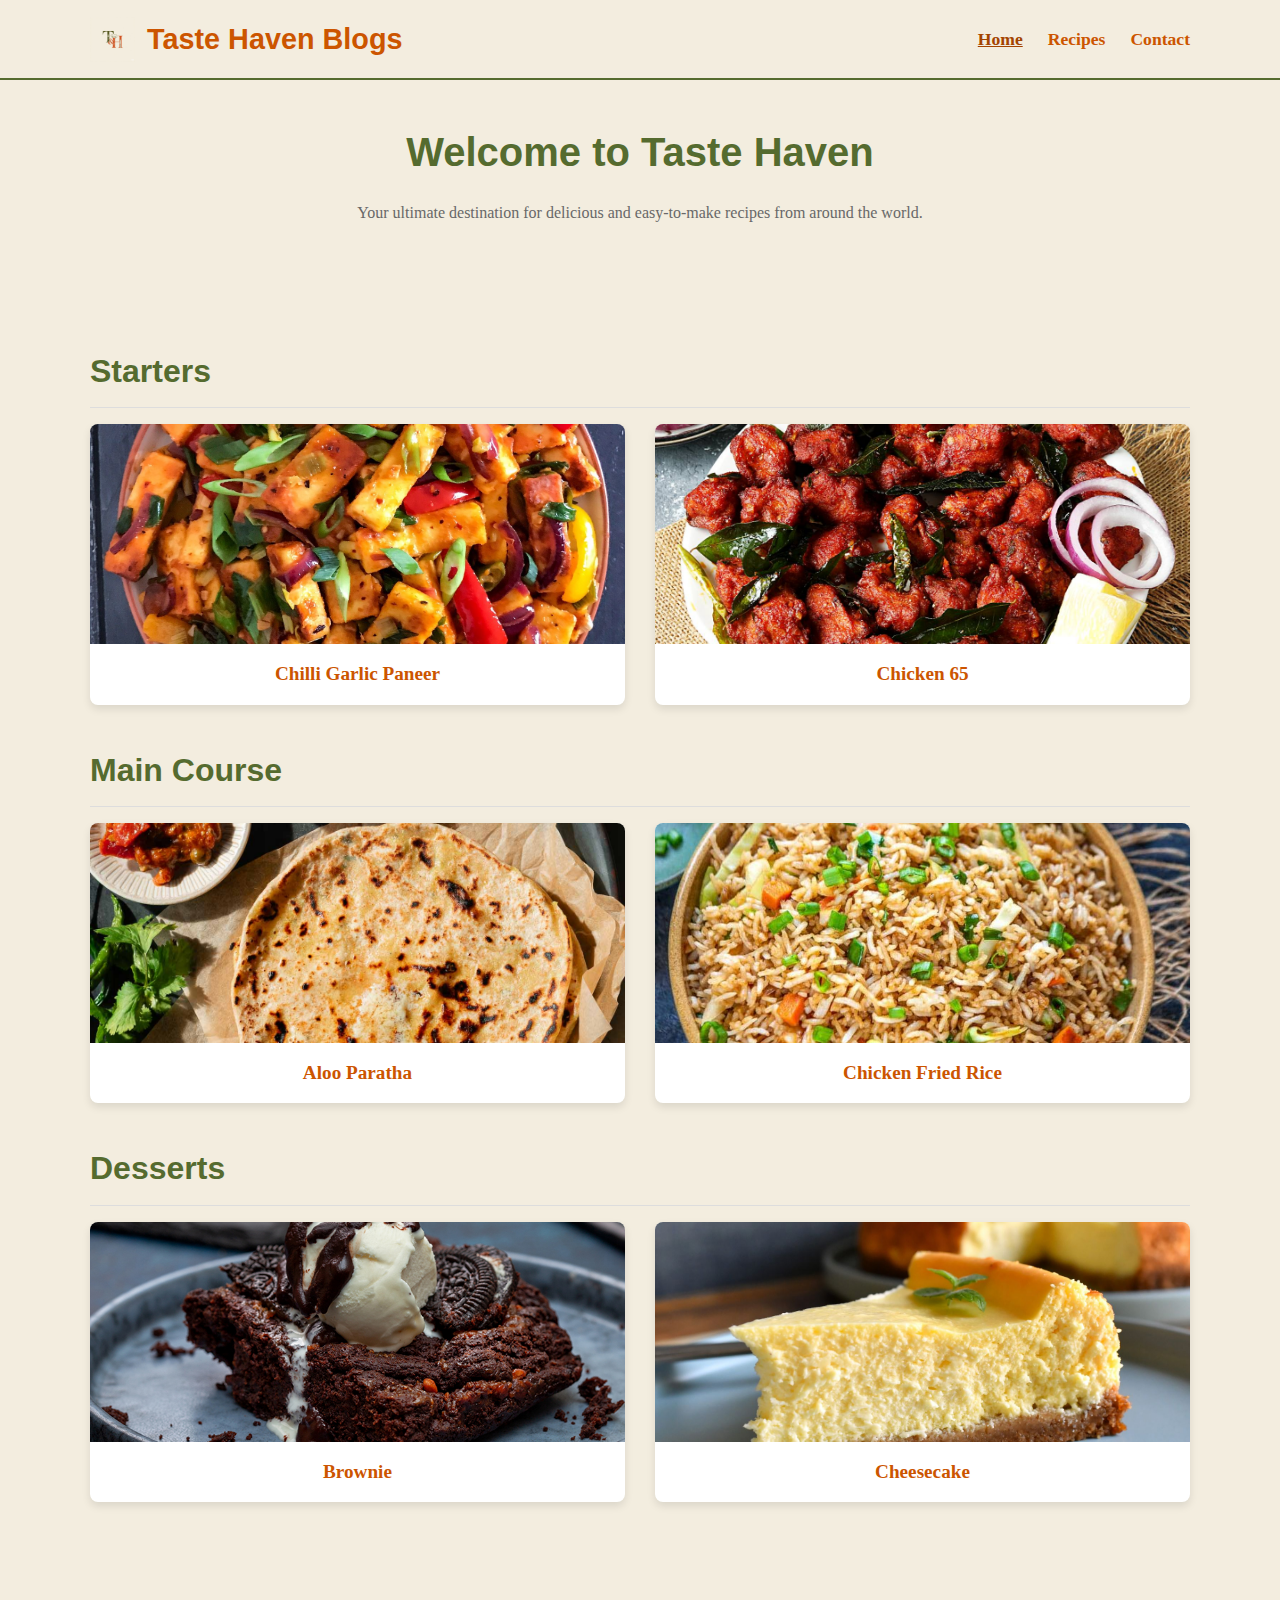
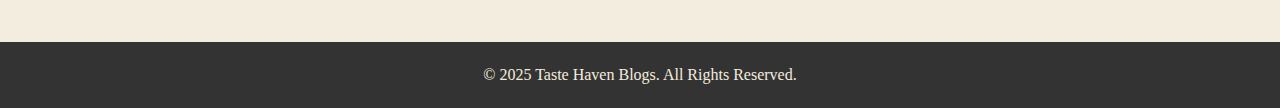
<file: index.html>
<!DOCTYPE html>
<html lang="en">
<head>
    <meta charset="UTF-8">
    <meta name="viewport" content="width=device-width, initial-scale=1.0">
    <title>Taste Haven Blogs - Home</title>
    <link rel="stylesheet" href="css\style.css">
</head>
<body>

    <header class="site-header">
        <div class="header-container">
            <a href="index.html" class="logo">
                <img src="images/logo.png" alt="Taste Haven Blogs Logo">
                <span>Taste Haven Blogs</span>
            </a>
            <nav class="nav-links">
                <ul>
                    <li><a href="index.html" class="active">Home</a></li>
                    <li><a href="index.html#featured-dishes">Recipes</a></li>
                    <li><a href="contact.html">Contact</a></li>
                </ul>
            </nav>
        </div>
    </header>

    <main class="container">
        <h1>Welcome to Taste Haven</h1>
        <p style="text-align:center; color: var(--text-medium-gray); max-width: 700px; margin: 0 auto 40px;">Your ultimate destination for delicious and easy-to-make recipes from around the world.</p>

        <section class="featured-dishes" id="featured-dishes">
            
            <div class="dish-category">
                <h2>Starters</h2>
                <div class="dish-grid">
                    <div class="dish-card">
                        <a href="recipe_pages\Chilli_Garlic_recipe.html">
                            <img src="images\recipe_pic\chilli_galric_panner.jpeg" alt="Bruschetta with Fresh Tomatoes">
                            <h4>Chilli Garlic Paneer</h4>
                        </a>
                    </div>
                    <div class="dish-card">
                        <a href="recipe_pages\Chicken_65_recipe.html">
                            <img src="images/recipe_pic/chicken_65.jpg" alt="Creamy Avocado Dip">
                            <h4>Chicken 65</h4>
                        </a>
                    </div>
                </div>
            </div>

            <div class="dish-category">
                <h2>Main Course</h2>
                <div class="dish-grid">
                    <div class="dish-card">
                        <a href="recipe_pages\Aloo_Paratha_recipe.html">
                           <img src="images\recipe_pic\Aloo_paratha.jpg" alt="Garlic Butter Pasta">
                           <h4>Aloo Paratha</h4>
                        </a>
                    </div>
                    <div class="dish-card">
                         <a href="recipe_pages\Chicken_Fried_rice_recipe.html">
                           <img src="images\recipe_pic\Jalojog_Special_Fried_Rice.jpg" alt="Lemon Herb Grilled Chicken">
                           <h4>Chicken Fried Rice</h4>
                        </a>
                    </div>
                </div>
            </div>

            <div class="dish-category">
                <h2>Desserts</h2>
                <div class="dish-grid">
                    <div class="dish-card">
                        <a href="recipe_pages\Brownie_recipe.html">
                           <img src="images\recipe_pic\Oreo_Brownie.jpg" alt="Chocolate Lava Cake">
                           <h4>Brownie</h4>
                        </a>
                    </div>
                    <div class="dish-card">
                         <a href="recipe_pages\Cheesecake_recipe.html">
                           <img src="images\recipe_pic\cheesecake.jpg" alt="Berry Cheesecake">
                           <h4>Cheesecake</h4>
                        </a>
                    </div>
                </div>
            </div>

        </section>
    </main>

    <footer class="site-footer">
        <p>&copy; 2025 Taste Haven Blogs. All Rights Reserved.</p>
    </footer>

</body>
</html>
</file>
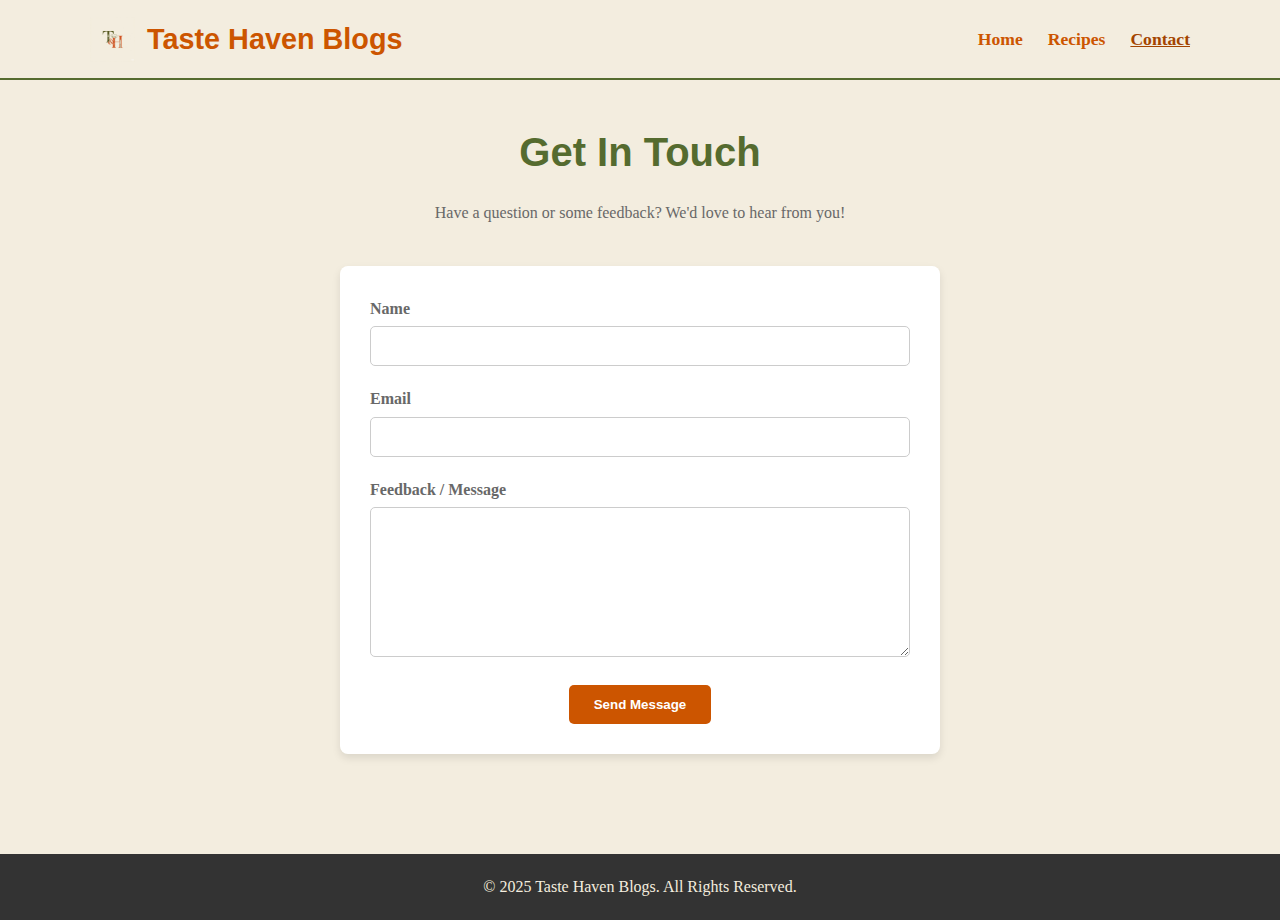
<file: contact.html>
<!DOCTYPE html>
<html lang="en">
<head>
    <meta charset="UTF-8">
    <meta name="viewport" content="width=device-width, initial-scale=1.0">
    <title>Contact Us - Taste Haven Blogs</title>
    <link rel="stylesheet" href="css/style.css">
</head>
<body>

    <header class="site-header">
        <div class="header-container">
            <a href="index.html" class="logo">
                <img src="images/logo.png" alt="Taste Haven Blogs Logo">
                <span>Taste Haven Blogs</span>
            </a>
            <nav class="nav-links">
                <ul>
                    <li><a href="index.html">Home</a></li>
                    <li><a href="index.html#featured-dishes">Recipes</a></li>
                    <li><a href="contact.html" class="active">Contact</a></li>
                </ul>
            </nav>
        </div>
    </header>

    <main class="container">
        <h1>Get In Touch</h1>
        <p style="text-align:center; color: var(--text-medium-gray);">Have a question or some feedback? We'd love to hear from you!</p>

        <form action="#" method="POST" class="contact-form">
            <div class="form-group">
                <label for="name">Name</label>
                <input type="text" id="name" name="name" required>
            </div>
            <div class="form-group">
                <label for="email">Email</label>
                <input type="email" id="email" name="email" required>
            </div>
            <div class="form-group">
                <label for="feedback">Feedback / Message</label>
                <textarea id="feedback" name="feedback" required></textarea>
            </div>
            <div style="text-align: center;">
                 <button type="submit" class="btn">Send Message</button>
            </div>
        </form>

    </main>

    <footer class="site-footer">
        <p>&copy; 2025 Taste Haven Blogs. All Rights Reserved.</p>
    </footer>

</body>
</html>
</file>
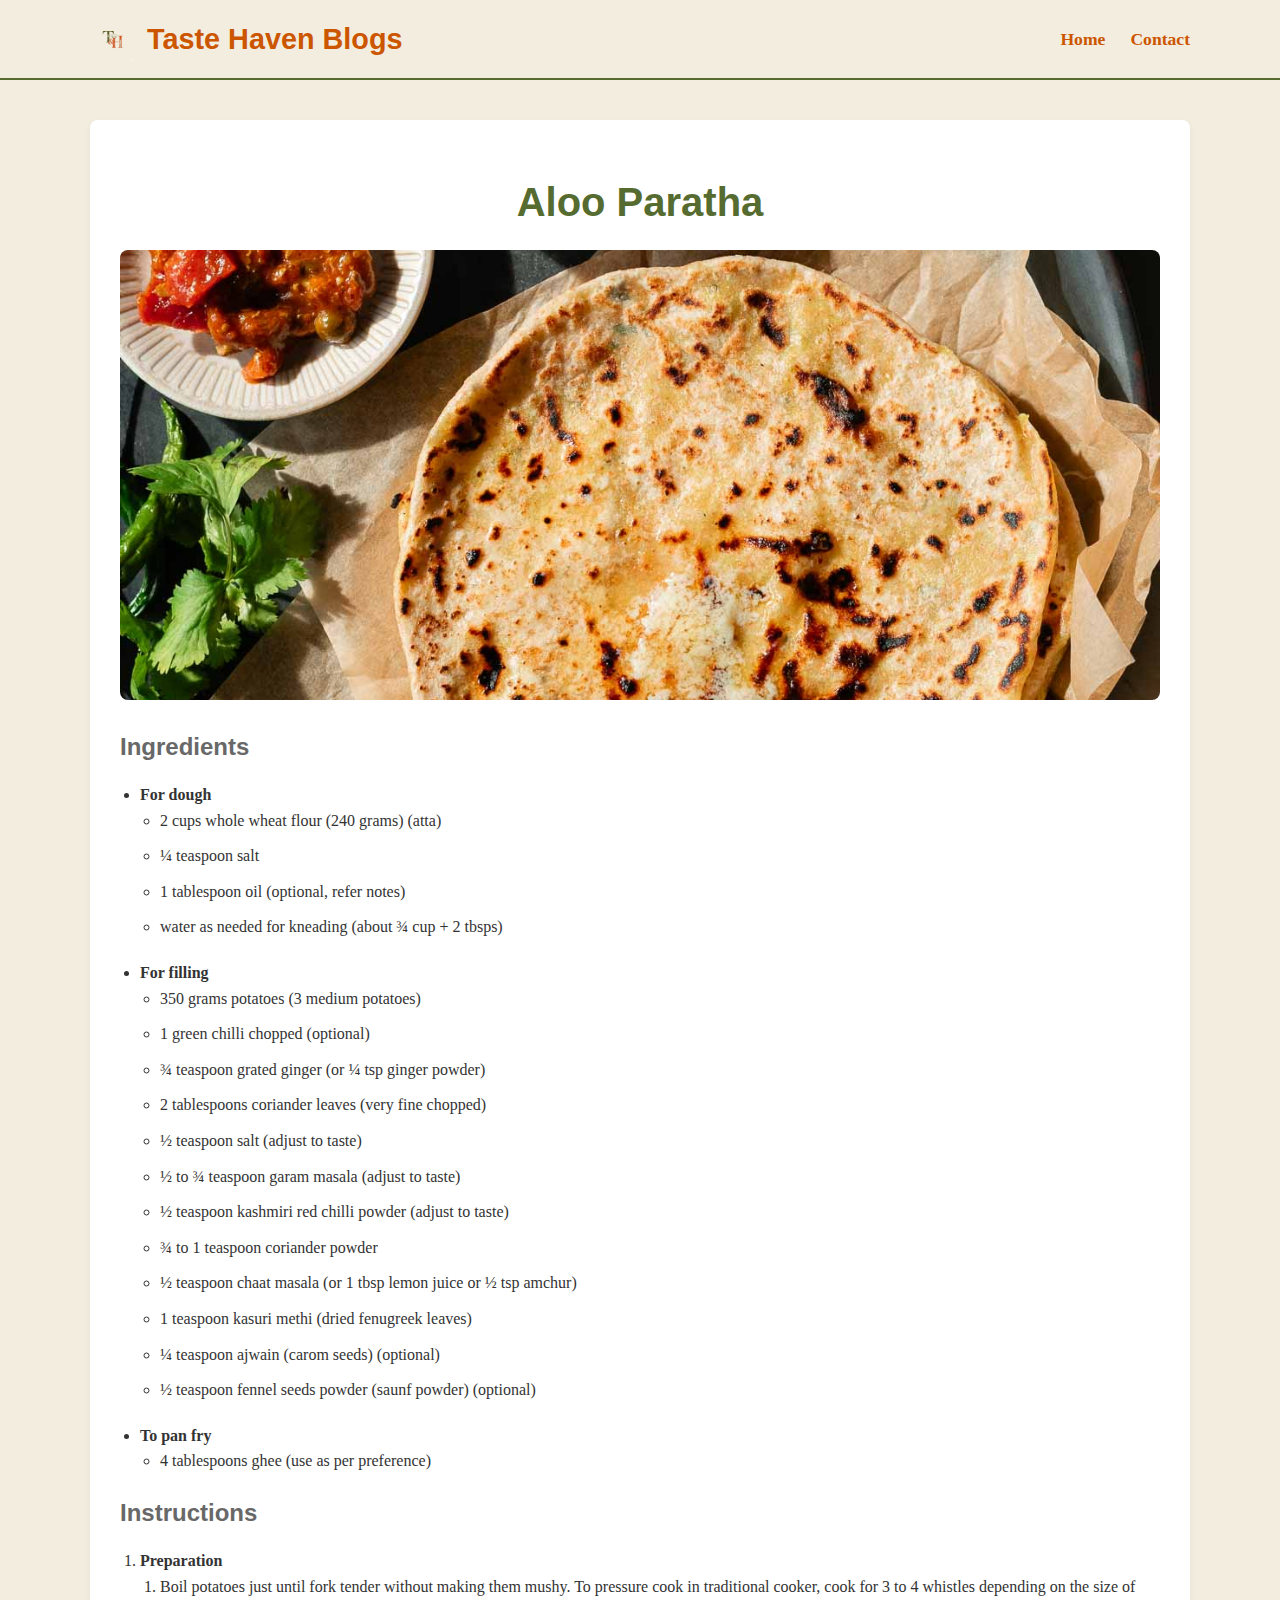
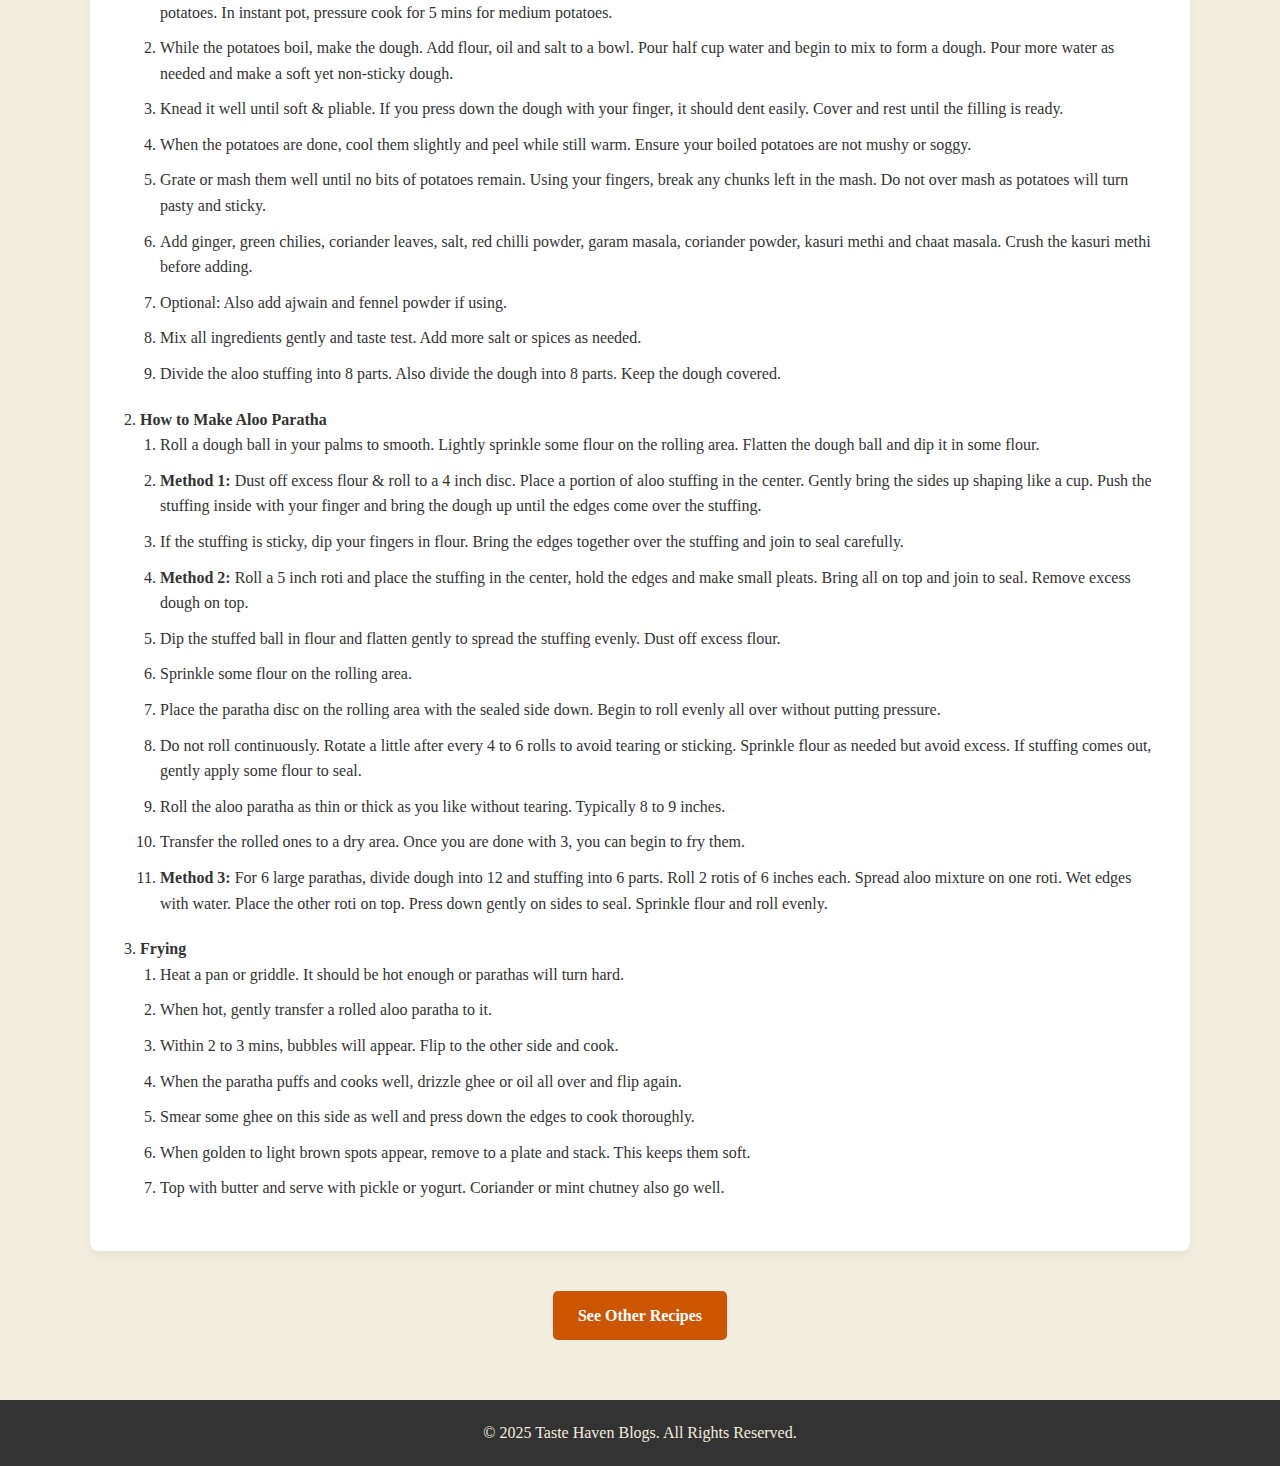
<file: recipe_pages/Aloo_Paratha_recipe.html>
<!DOCTYPE html>
<html lang="en">
<head>
    <meta charset="UTF-8">
    <meta name="viewport" content="width=device-width, initial-scale=1.0">
    <title>Aloo Paratha - Taste Haven Blogs</title>
    <link rel="stylesheet" href="..\css\style.css">
</head>
<body>

    <header class="site-header">
        <div class="header-container">
            <a href="..\index.html" class="logo">
                <img src="..\images/logo.png" alt="Taste Haven Blogs Logo">
                <span>Taste Haven Blogs</span>
            </a>
            <nav class="nav-links">
                <ul>
                    <li><a href="..\index.html">Home</a></li>
                    <li><a href="..\contact.html">Contact</a></li>
                </ul>
            </nav>
        </div>
    </header>

    <main class="container">
        
        <div class="recipe-content">
            <h1>Aloo Paratha</h1>

            <img src="..\images\recipe_pic\Aloo_paratha.jpg" alt="A beautiful picture of your dish">
            
            <article>
                <h3>Ingredients</h3>
                <ul>
                    <li><strong>For dough</strong>
                        <ul>
                            <li>2 cups whole wheat flour (240 grams) (atta)</li>
                            <li>¼ teaspoon salt</li>
                            <li>1 tablespoon oil (optional, refer notes)</li>
                            <li>water as needed for kneading (about ¾ cup + 2 tbsps)</li>
                        </ul>
                    </li>
                    <li><strong>For filling</strong>
                        <ul>
                            <li>350 grams potatoes (3 medium potatoes)</li>
                            <li>1 green chilli chopped (optional)</li>
                            <li>¾ teaspoon grated ginger (or ¼ tsp ginger powder)</li>
                            <li>2 tablespoons coriander leaves (very fine chopped)</li>
                            <li>½ teaspoon salt (adjust to taste)</li>
                            <li>½ to ¾ teaspoon garam masala (adjust to taste)</li>
                            <li>½ teaspoon kashmiri red chilli powder (adjust to taste)</li>
                            <li>¾ to 1 teaspoon coriander powder</li>
                            <li>½ teaspoon chaat masala (or 1 tbsp lemon juice or ½ tsp amchur)</li>
                            <li>1 teaspoon kasuri methi (dried fenugreek leaves)</li>
                            <li>¼ teaspoon ajwain (carom seeds) (optional)</li>
                            <li>½ teaspoon fennel seeds powder (saunf powder) (optional)</li>
                        </ul>
                    </li>
                    <li><strong>To pan fry</strong>
                        <ul>
                            <li>4 tablespoons ghee (use as per preference)</li>
                        </ul>
                    </li>
                </ul>
                <h3>Instructions</h3>
                <ol>
                    <li><strong>Preparation</strong>
                        <ol>
                            <li>Boil potatoes just until fork tender without making them mushy. To pressure cook in traditional cooker, cook for 3 to 4 whistles depending on the size of potatoes. In instant pot, pressure cook for 5 mins for medium potatoes.</li>
                            <li>While the potatoes boil, make the dough. Add flour, oil and salt to a bowl. Pour half cup water and begin to mix to form a dough. Pour more water as needed and make a soft yet non-sticky dough.</li>
                            <li>Knead it well until soft &amp; pliable. If you press down the dough with your finger, it should dent easily. Cover and rest until the filling is ready.</li>
                            <li>When the potatoes are done, cool them slightly and peel while still warm. Ensure your boiled potatoes are not mushy or soggy.</li>
                            <li>Grate or mash them well until no bits of potatoes remain. Using your fingers, break any chunks left in the mash. Do not over mash as potatoes will turn pasty and sticky.</li>
                            <li>Add ginger, green chilies, coriander leaves, salt, red chilli powder, garam masala, coriander powder, kasuri methi and chaat masala. Crush the kasuri methi before adding.</li>
                            <li>Optional: Also add ajwain and fennel powder if using.</li>
                            <li>Mix all ingredients gently and taste test. Add more salt or spices as needed.</li>
                            <li>Divide the aloo stuffing into 8 parts. Also divide the dough into 8 parts. Keep the dough covered.</li>
                        </ol>
                    </li>
                    <li><strong>How to Make Aloo Paratha</strong>
                        <ol>
                            <li>Roll a dough ball in your palms to smooth. Lightly sprinkle some flour on the rolling area. Flatten the dough ball and dip it in some flour.</li>
                            <li>
                                <strong>Method 1:</strong> Dust off excess flour &amp; roll to a 4 inch disc. Place a portion of aloo stuffing in the center. Gently bring the sides up shaping like a cup. Push the stuffing inside with your finger and bring the dough up until the edges come over the stuffing.
                            </li>
                            <li>If the stuffing is sticky, dip your fingers in flour. Bring the edges together over the stuffing and join to seal carefully.</li>
                            <li>
                                <strong>Method 2:</strong> Roll a 5 inch roti and place the stuffing in the center, hold the edges and make small pleats. Bring all on top and join to seal. Remove excess dough on top.
                            </li>
                            <li>Dip the stuffed ball in flour and flatten gently to spread the stuffing evenly. Dust off excess flour.</li>
                            <li>Sprinkle some flour on the rolling area.</li>
                            <li>Place the paratha disc on the rolling area with the sealed side down. Begin to roll evenly all over without putting pressure.</li>
                            <li>Do not roll continuously. Rotate a little after every 4 to 6 rolls to avoid tearing or sticking. Sprinkle flour as needed but avoid excess. If stuffing comes out, gently apply some flour to seal.</li>
                            <li>Roll the aloo paratha as thin or thick as you like without tearing. Typically 8 to 9 inches.</li>
                            <li>Transfer the rolled ones to a dry area. Once you are done with 3, you can begin to fry them.</li>
                            <li>
                                <strong>Method 3:</strong> For 6 large parathas, divide dough into 12 and stuffing into 6 parts. Roll 2 rotis of 6 inches each. Spread aloo mixture on one roti. Wet edges with water. Place the other roti on top. Press down gently on sides to seal. Sprinkle flour and roll evenly.
                            </li>
                        </ol>
                    </li>
                    <li><strong>Frying</strong>
                        <ol>
                            <li>Heat a pan or griddle. It should be hot enough or parathas will turn hard.</li>
                            <li>When hot, gently transfer a rolled aloo paratha to it.</li>
                            <li>Within 2 to 3 mins, bubbles will appear. Flip to the other side and cook.</li>
                            <li>When the paratha puffs and cooks well, drizzle ghee or oil all over and flip again.</li>
                            <li>Smear some ghee on this side as well and press down the edges to cook thoroughly.</li>
                            <li>When golden to light brown spots appear, remove to a plate and stack. This keeps them soft.</li>
                            <li>Top with butter and serve with pickle or yogurt. Coriander or mint chutney also go well.</li>
                        </ol>
                    </li>
                </ol>
            </article>
        </div>

        <div class="recipe-footer">
             <a href="..\index.html#featured-dishes" class="btn">See Other Recipes</a>
        </div>

    </main>
    
    <footer class="site-footer">
        <p>&copy; 2025 Taste Haven Blogs. All Rights Reserved.</p>
    </footer>
    
</body>
</html>
</file>
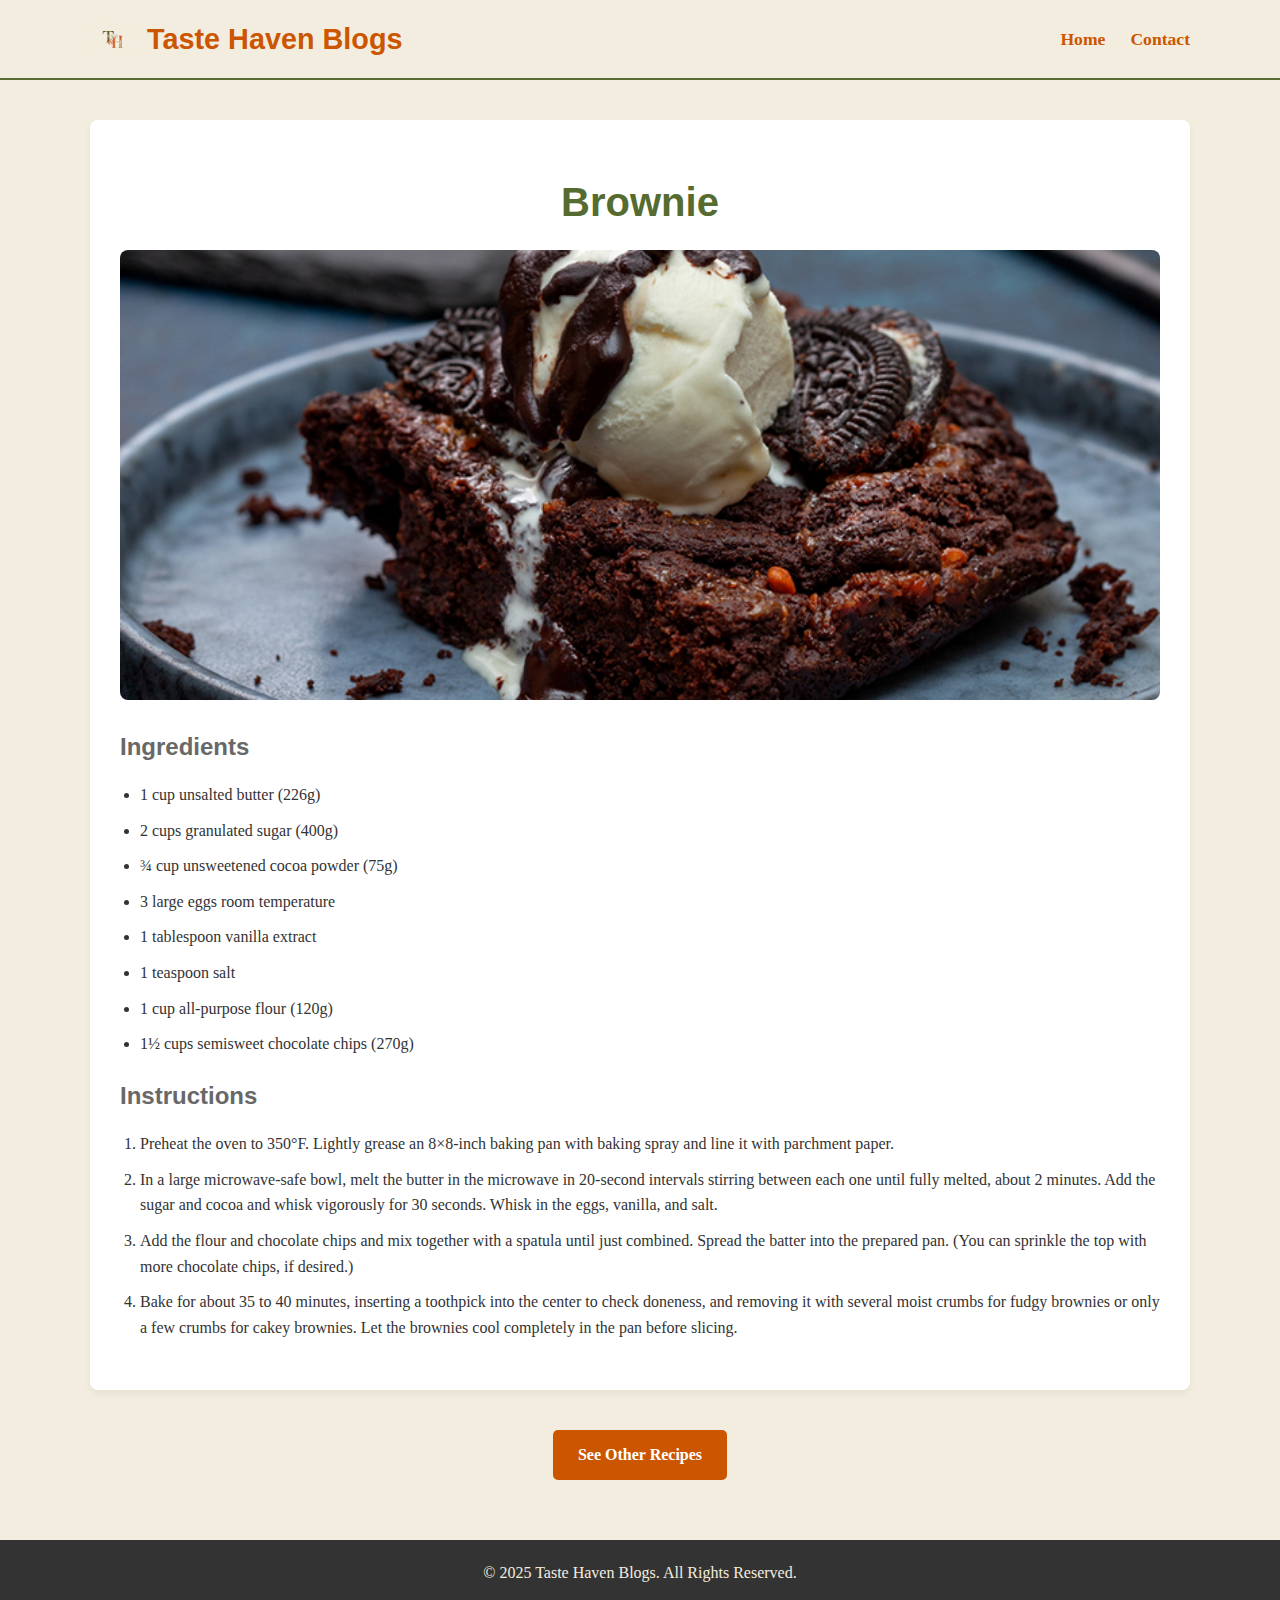
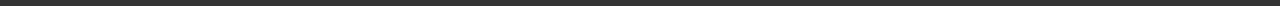
<file: recipe_pages/Brownie_recipe.html>
<!DOCTYPE html>
<html lang="en">
<head>
    <meta charset="UTF-8">
    <meta name="viewport" content="width=device-width, initial-scale=1.0">
    <title>Brownie - Taste Haven Blogs</title>
    <link rel="stylesheet" href="..\css\style.css">
</head>
<body>

    <header class="site-header">
        <div class="header-container">
            <a href="..\index.html" class="logo">
                <img src="..\images/logo.png" alt="Taste Haven Blogs Logo">
                <span>Taste Haven Blogs</span>
            </a>
            <nav class="nav-links">
                <ul>
                    <li><a href="..\index.html">Home</a></li>
                    <li><a href="..\contact.html">Contact</a></li>
                </ul>
            </nav>
        </div>
    </header>

    <main class="container">
        
        <div class="recipe-content">
            <h1>Brownie</h1>

            <img src="..\images\recipe_pic\Oreo_Brownie.jpg" alt="A beautiful picture of your dish">
            
            <article>
                <h3>Ingredients</h3>
                <ul>
                    <li>1 cup unsalted butter (226g)</li>
                    <li>2 cups granulated sugar (400g)</li>
                    <li>¾ cup unsweetened cocoa powder (75g)</li>
                    <li>3 large eggs room temperature</li>
                    <li>1 tablespoon vanilla extract</li>
                    <li>1 teaspoon salt</li>
                    <li>1 cup all-purpose flour (120g)</li>
                    <li>1½ cups semisweet chocolate chips (270g)</li>
                </ul>
                <h3>Instructions</h3>
                <ol>
                    <li>Preheat the oven to 350°F. Lightly grease an 8×8-inch baking pan with baking spray and line it with parchment paper.</li>
                    <li>In a large microwave-safe bowl, melt the butter in the microwave in 20-second intervals stirring between each one until fully melted, about 2 minutes. Add the sugar and cocoa and whisk vigorously for 30 seconds. Whisk in the eggs, vanilla, and salt.</li>
                    <li>Add the flour and chocolate chips and mix together with a spatula until just combined. Spread the batter into the prepared pan. (You can sprinkle the top with more chocolate chips, if desired.)</li>
                    <li>Bake for about 35 to 40 minutes, inserting a toothpick into the center to check doneness, and removing it with several moist crumbs for fudgy brownies or only a few crumbs for cakey brownies. Let the brownies cool completely in the pan before slicing.</li>
                </ol>
            </article>
        </div>

        <div class="recipe-footer">
             <a href="..\index.html#featured-dishes" class="btn">See Other Recipes</a>
        </div>

    </main>
    
    <footer class="site-footer">
        <p>&copy; 2025 Taste Haven Blogs. All Rights Reserved.</p>
    </footer>
    
</body>
</html>
</file>
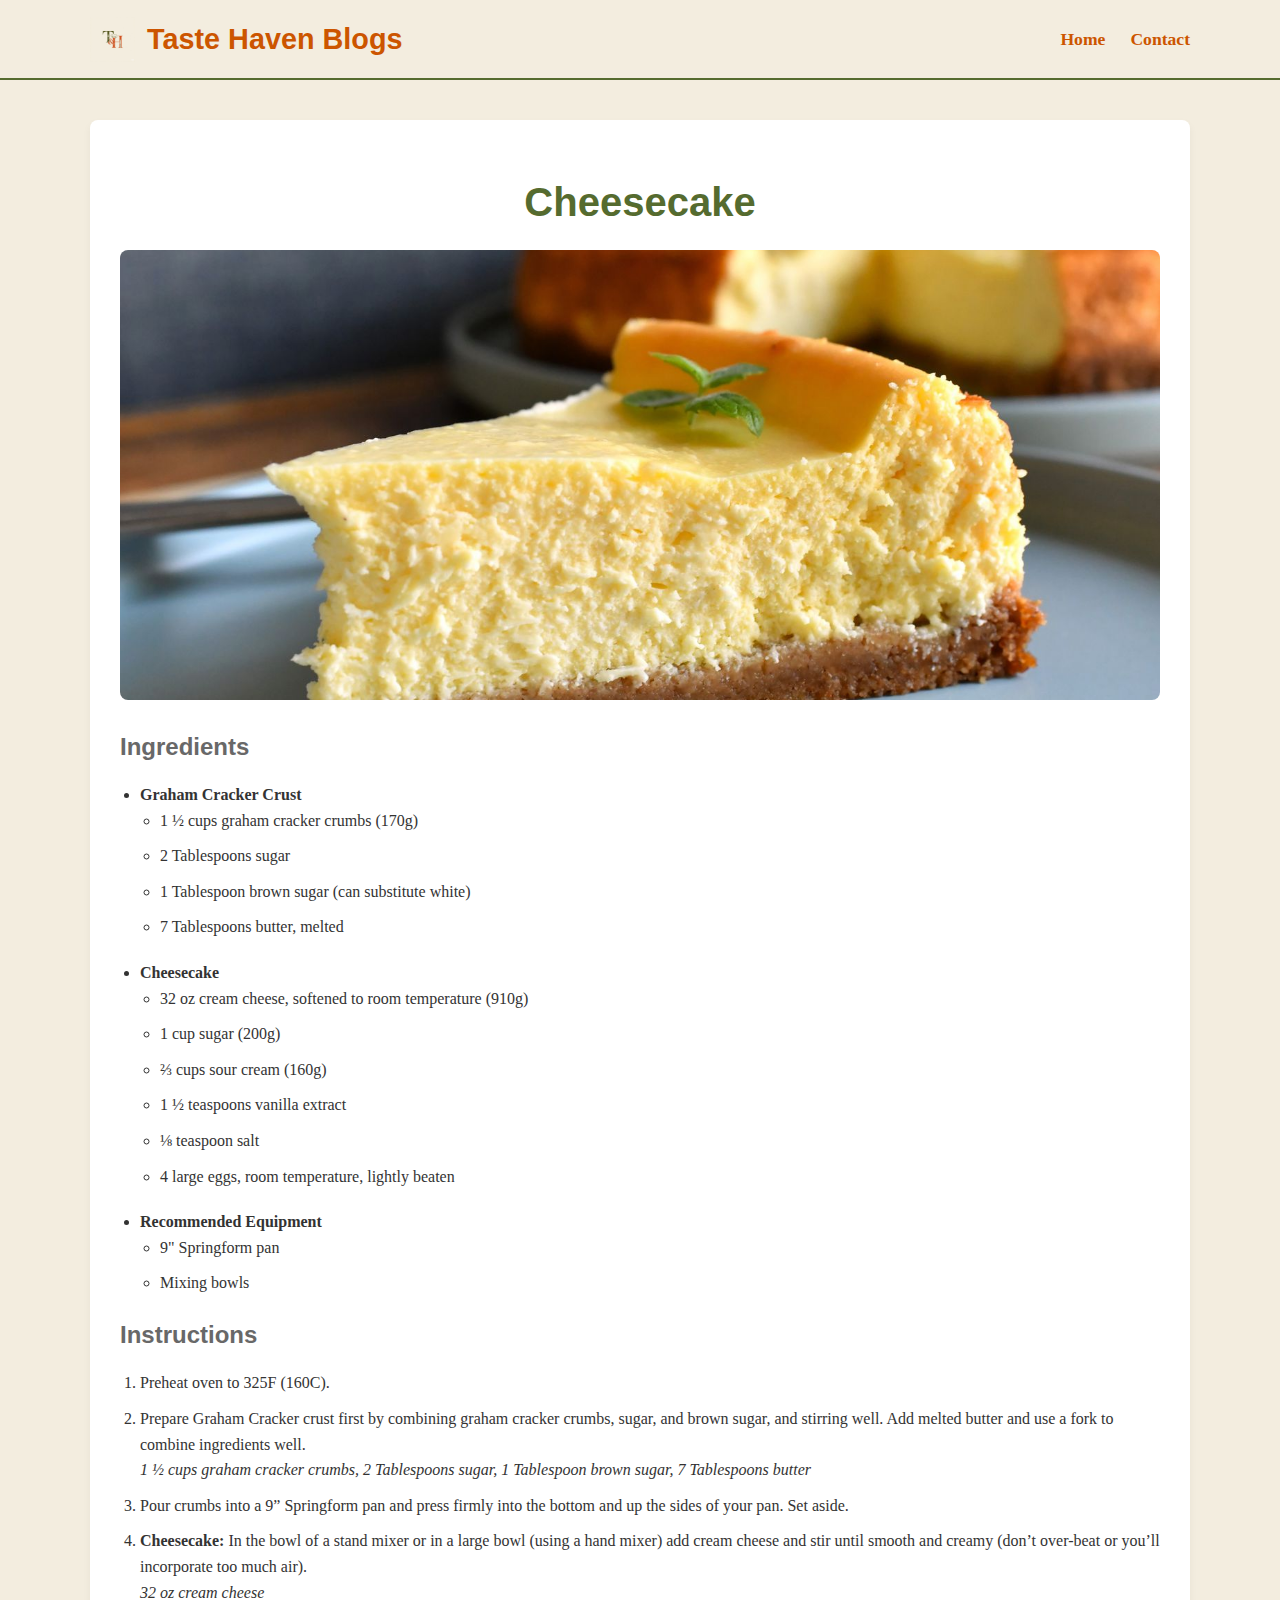
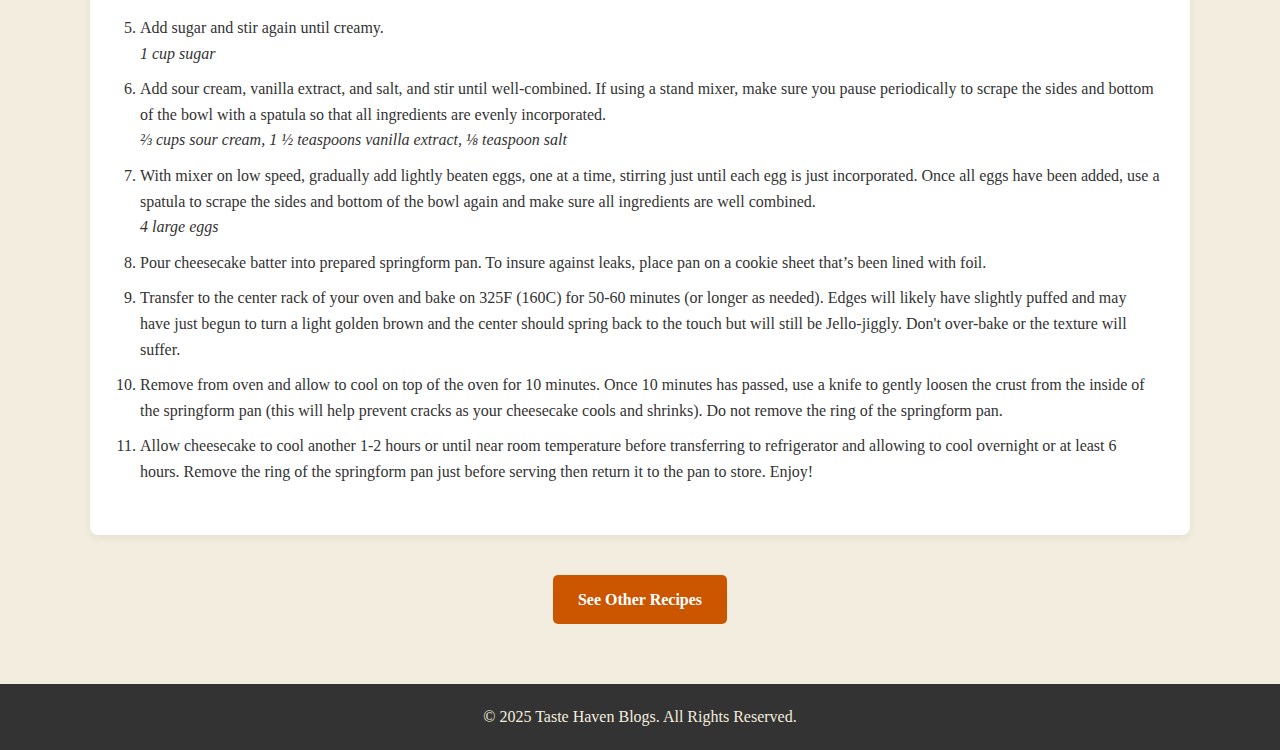
<file: recipe_pages/Cheesecake_recipe.html>
<!DOCTYPE html>
<html lang="en">
<head>
    <meta charset="UTF-8">
    <meta name="viewport" content="width=device-width, initial-scale=1.0">
    <title>Cheesecake - Taste Haven Blogs</title>
    <link rel="stylesheet" href="..\css\style.css">
</head>
<body>

    <header class="site-header">
        <div class="header-container">
            <a href="..\index.html" class="logo">
                <img src="..\images/logo.png" alt="Taste Haven Blogs Logo">
                <span>Taste Haven Blogs</span>
            </a>
            <nav class="nav-links">
                <ul>
                    <li><a href="..\index.html">Home</a></li>
                    <li><a href="..\contact.html">Contact</a></li>
                </ul>
            </nav>
        </div>
    </header>

    <main class="container">
        
        <div class="recipe-content">
            <h1>Cheesecake</h1>

            <img src="..\images\recipe_pic\cheesecake.jpg" alt="A beautiful picture of your dish">
            
            <article>
                <h3>Ingredients</h3>
                <ul>
                    <li><strong>Graham Cracker Crust</strong>
                        <ul>
                            <li>1 ½ cups graham cracker crumbs (170g)</li>
                            <li>2 Tablespoons sugar</li>
                            <li>1 Tablespoon brown sugar (can substitute white)</li>
                            <li>7 Tablespoons butter, melted</li>
                        </ul>
                    </li>
                    <li><strong>Cheesecake</strong>
                        <ul>
                            <li>32 oz cream cheese, softened to room temperature (910g)</li>
                            <li>1 cup sugar (200g)</li>
                            <li>⅔ cups sour cream (160g)</li>
                            <li>1 ½ teaspoons vanilla extract</li>
                            <li>⅛ teaspoon salt</li>
                            <li>4 large eggs, room temperature, lightly beaten</li>
                        </ul>
                    </li>
                    <li><strong>Recommended Equipment</strong>
                        <ul>
                            <li>9" Springform pan</li>
                            <li>Mixing bowls</li>
                        </ul>
                    </li>
                </ul>
                <h3>Instructions</h3>
                <ol>
                    <li>Preheat oven to 325F (160C).</li>
                    <li>Prepare Graham Cracker crust first by combining graham cracker crumbs, sugar, and brown sugar, and stirring well. Add melted butter and use a fork to combine ingredients well.<br>
                        <em>1 ½ cups graham cracker crumbs, 2 Tablespoons sugar, 1 Tablespoon brown sugar, 7 Tablespoons butter</em>
                    </li>
                    <li>Pour crumbs into a 9” Springform pan and press firmly into the bottom and up the sides of your pan. Set aside.</li>
                    <li><strong>Cheesecake:</strong> In the bowl of a stand mixer or in a large bowl (using a hand mixer) add cream cheese and stir until smooth and creamy (don’t over-beat or you’ll incorporate too much air).<br>
                        <em>32 oz cream cheese</em>
                    </li>
                    <li>Add sugar and stir again until creamy.<br>
                        <em>1 cup sugar</em>
                    </li>
                    <li>Add sour cream, vanilla extract, and salt, and stir until well-combined. If using a stand mixer, make sure you pause periodically to scrape the sides and bottom of the bowl with a spatula so that all ingredients are evenly incorporated.<br>
                        <em>⅔ cups sour cream, 1 ½ teaspoons vanilla extract, ⅛ teaspoon salt</em>
                    </li>
                    <li>With mixer on low speed, gradually add lightly beaten eggs, one at a time, stirring just until each egg is just incorporated. Once all eggs have been added, use a spatula to scrape the sides and bottom of the bowl again and make sure all ingredients are well combined.<br>
                        <em>4 large eggs</em>
                    </li>
                    <li>Pour cheesecake batter into prepared springform pan. To insure against leaks, place pan on a cookie sheet that’s been lined with foil.</li>
                    <li>Transfer to the center rack of your oven and bake on 325F (160C) for 50-60 minutes (or longer as needed). Edges will likely have slightly puffed and may have just begun to turn a light golden brown and the center should spring back to the touch but will still be Jello-jiggly. Don't over-bake or the texture will suffer.</li>
                    <li>Remove from oven and allow to cool on top of the oven for 10 minutes. Once 10 minutes has passed, use a knife to gently loosen the crust from the inside of the springform pan (this will help prevent cracks as your cheesecake cools and shrinks). Do not remove the ring of the springform pan.</li>
                    <li>Allow cheesecake to cool another 1-2 hours or until near room temperature before transferring to refrigerator and allowing to cool overnight or at least 6 hours. Remove the ring of the springform pan just before serving then return it to the pan to store. Enjoy!</li>
                </ol>
            </article>
        </div>

        <div class="recipe-footer">
             <a href="..\index.html#featured-dishes" class="btn">See Other Recipes</a>
        </div>

    </main>
    
    <footer class="site-footer">
        <p>&copy; 2025 Taste Haven Blogs. All Rights Reserved.</p>
    </footer>
    
</body>
</html>
</file>
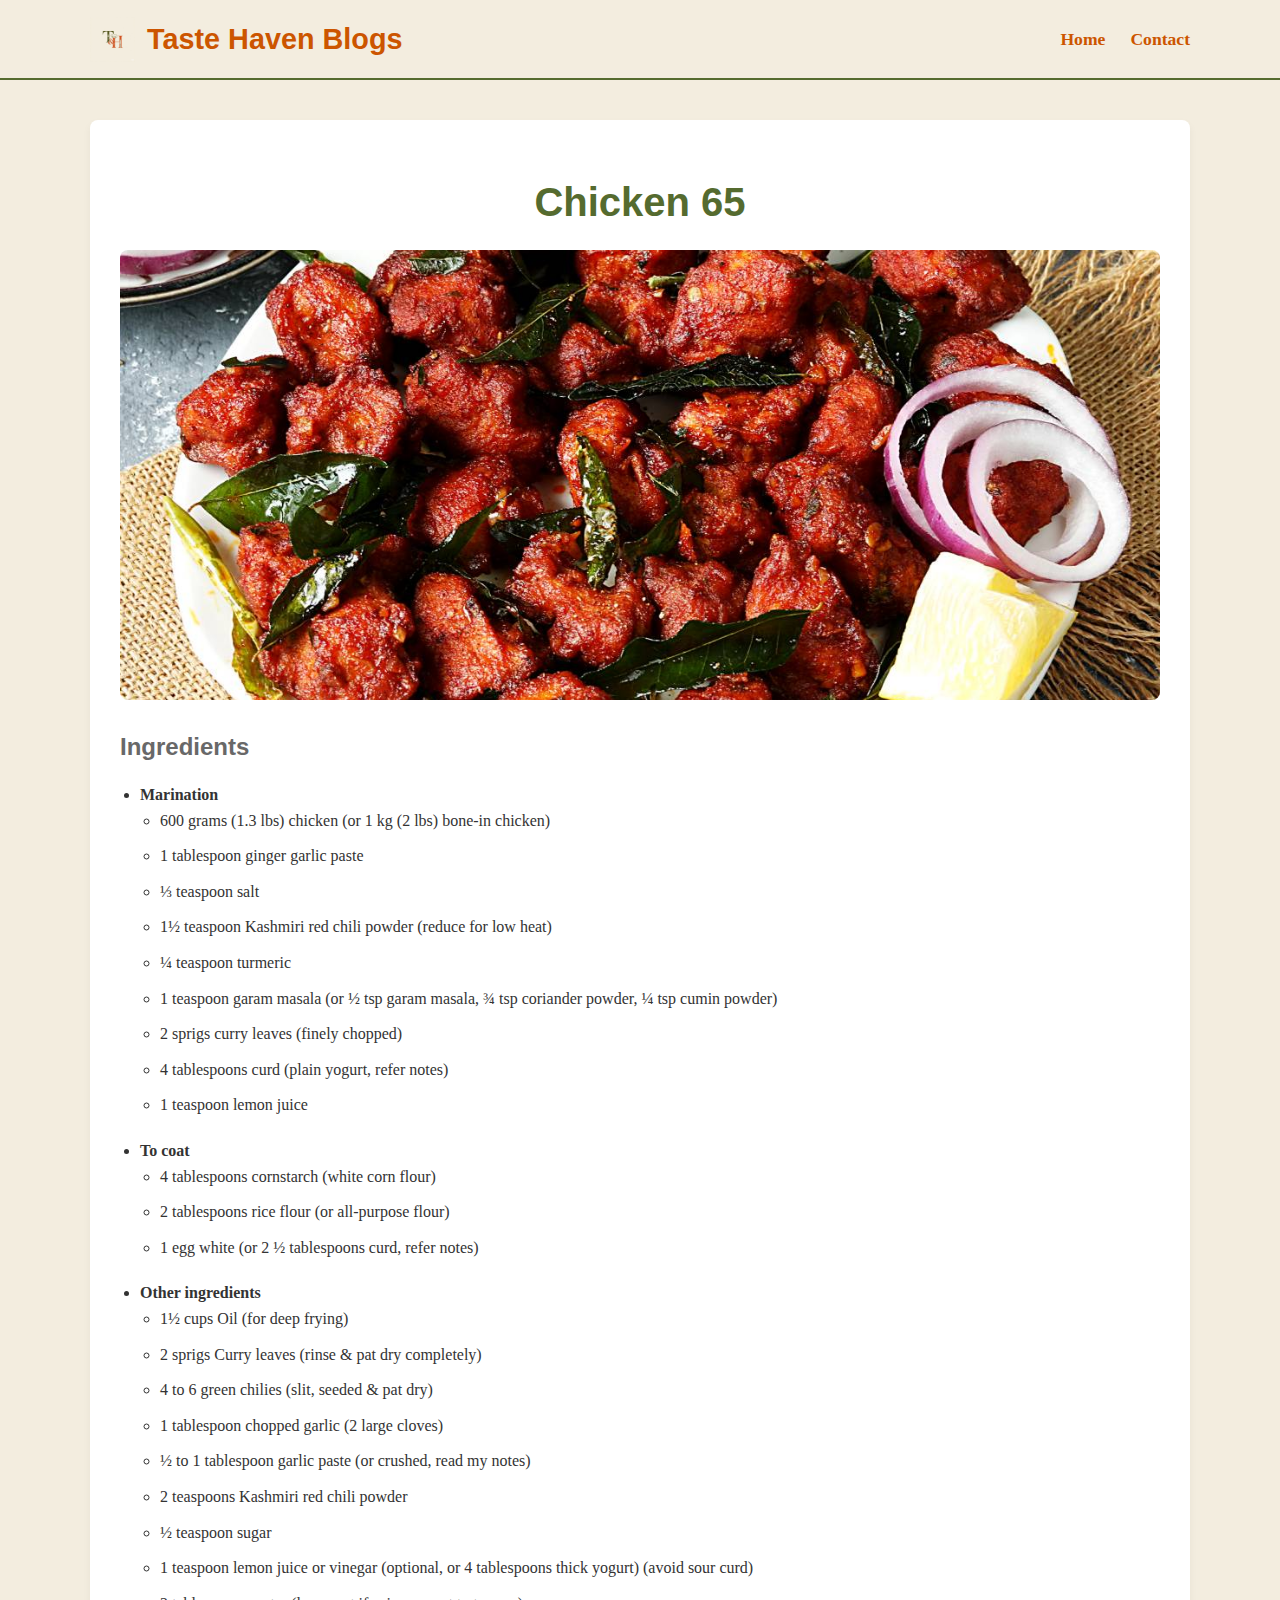
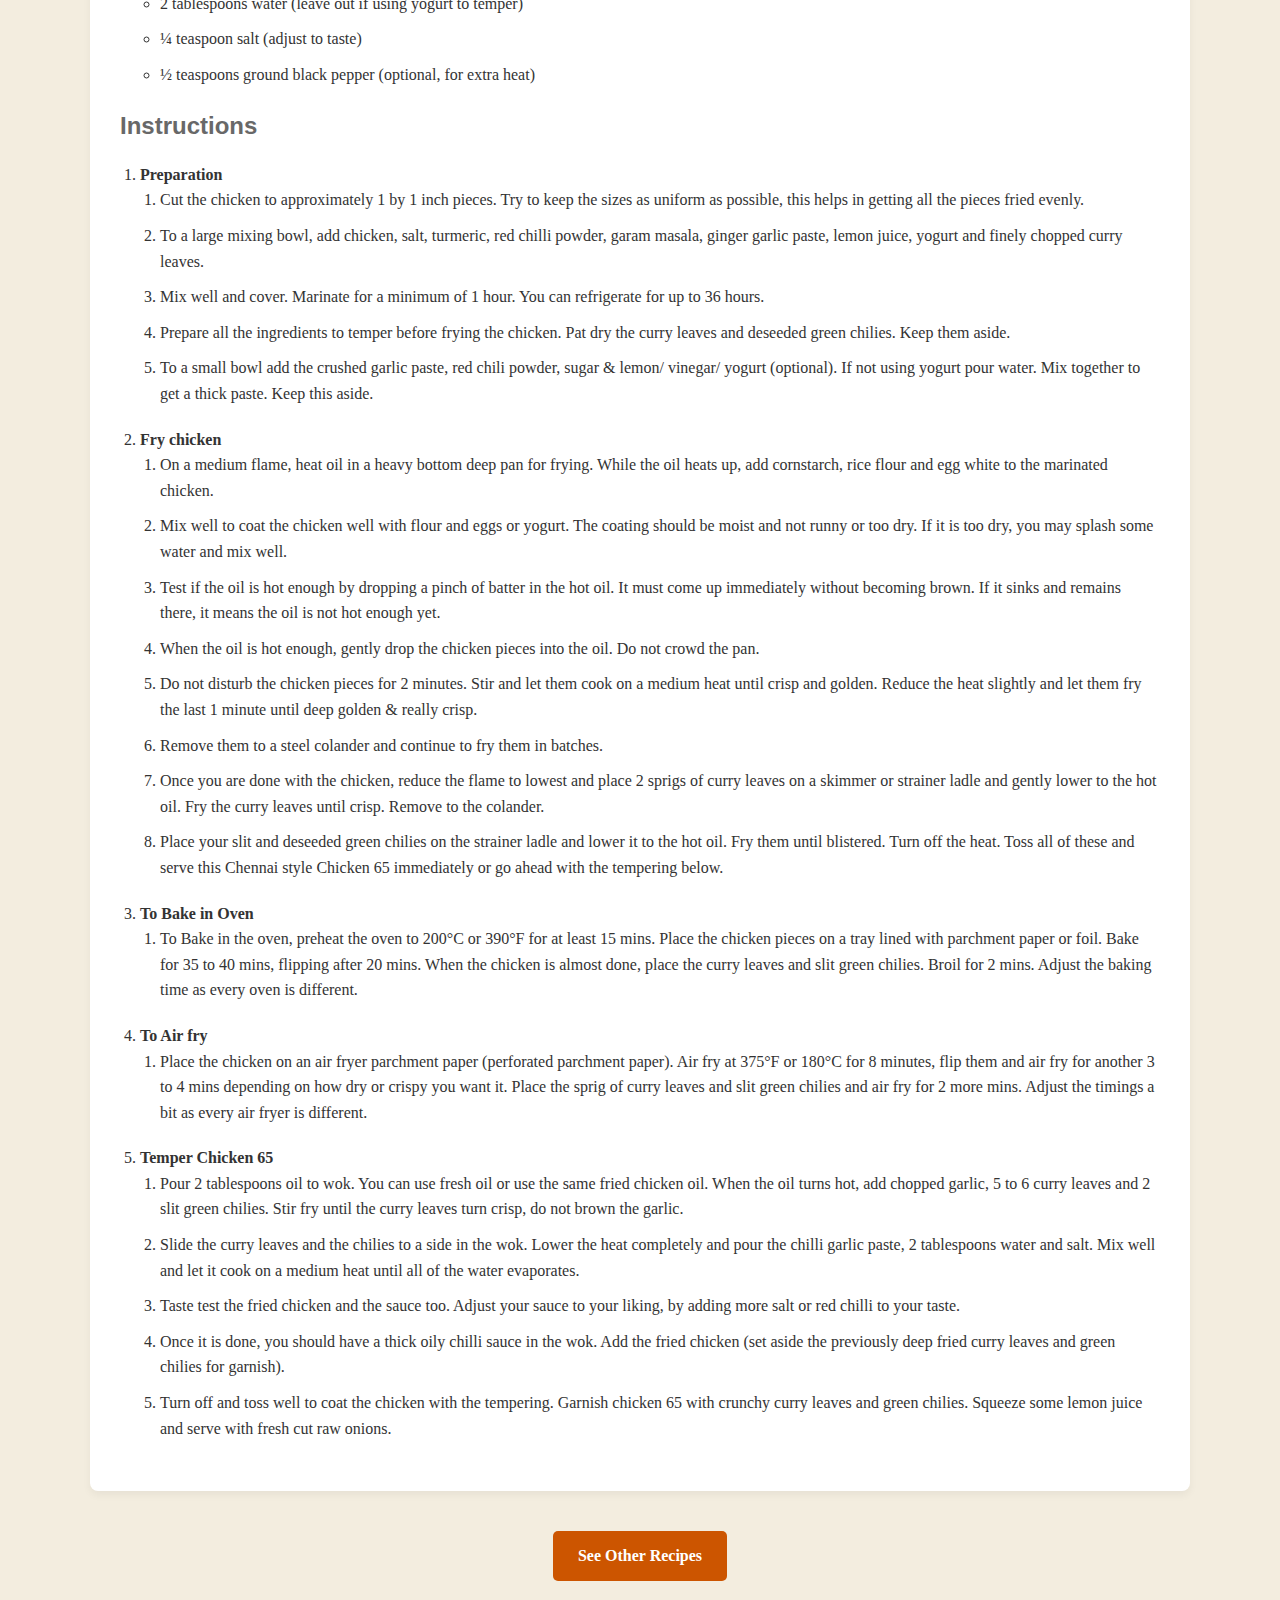
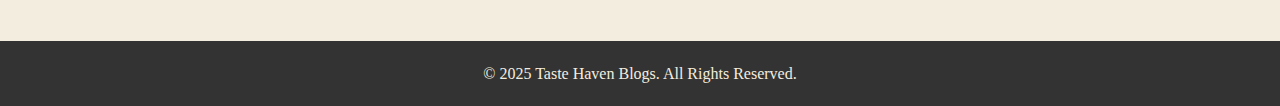
<file: recipe_pages/Chicken_65_recipe.html>
<!DOCTYPE html>
<html lang="en">
<head>
    <meta charset="UTF-8">
    <meta name="viewport" content="width=device-width, initial-scale=1.0">
    <title>Chicken 65 - Taste Haven Blogs</title>
    <link rel="stylesheet" href="..\css\style.css">
</head>
<body>

    <header class="site-header">
        <div class="header-container">
            <a href="..\index.html" class="logo">
                <img src="..\images/logo.png" alt="Taste Haven Blogs Logo">
                <span>Taste Haven Blogs</span>
            </a>
            <nav class="nav-links">
                <ul>
                    <li><a href="..\index.html">Home</a></li>
                    <li><a href="..\contact.html">Contact</a></li>
                </ul>
            </nav>
        </div>
    </header>

    <main class="container">
        
        <div class="recipe-content">
            <h1>Chicken 65</h1>

            <img src="..\images/recipe_pic/chicken_65.jpg" alt="A beautiful picture of your dish">
            
            <article>
                <h3>Ingredients</h3>
                <ul>
                    <li><strong>Marination</strong>
                        <ul>
                            <li>600 grams (1.3 lbs) chicken (or 1 kg (2 lbs) bone-in chicken)</li>
                            <li>1 tablespoon ginger garlic paste</li>
                            <li>⅓ teaspoon salt</li>
                            <li>1½ teaspoon Kashmiri red chili powder (reduce for low heat)</li>
                            <li>¼ teaspoon turmeric</li>
                            <li>1 teaspoon garam masala (or ½ tsp garam masala, ¾ tsp coriander powder, ¼ tsp cumin powder)</li>
                            <li>2 sprigs curry leaves (finely chopped)</li>
                            <li>4 tablespoons curd (plain yogurt, refer notes)</li>
                            <li>1 teaspoon lemon juice</li>
                        </ul>
                    </li>
                    <li><strong>To coat</strong>
                        <ul>
                            <li>4 tablespoons cornstarch (white corn flour)</li>
                            <li>2 tablespoons rice flour (or all-purpose flour)</li>
                            <li>1 egg white (or 2 ½ tablespoons curd, refer notes)</li>
                        </ul>
                    </li>
                    <li><strong>Other ingredients</strong>
                        <ul>
                            <li>1½ cups Oil (for deep frying)</li>
                            <li>2 sprigs Curry leaves (rinse & pat dry completely)</li>
                            <li>4 to 6 green chilies (slit, seeded & pat dry)</li>
                            <li>1 tablespoon chopped garlic (2 large cloves)</li>
                            <li>½ to 1 tablespoon garlic paste (or crushed, read my notes)</li>
                            <li>2 teaspoons Kashmiri red chili powder</li>
                            <li>½ teaspoon sugar</li>
                            <li>1 teaspoon lemon juice or vinegar (optional, or 4 tablespoons thick yogurt) (avoid sour curd)</li>
                            <li>2 tablespoons water (leave out if using yogurt to temper)</li>
                            <li>¼ teaspoon salt (adjust to taste)</li>
                            <li>½ teaspoons ground black pepper (optional, for extra heat)</li>
                        </ul>
                    </li>
                </ul>
                <h3>Instructions</h3>
                <ol>
                    <li>
                        <strong>Preparation</strong>
                        <ol>
                            <li>Cut the chicken to approximately 1 by 1 inch pieces. Try to keep the sizes as uniform as possible, this helps in getting all the pieces fried evenly.</li>
                            <li>To a large mixing bowl, add chicken, salt, turmeric, red chilli powder, garam masala, ginger garlic paste, lemon juice, yogurt and finely chopped curry leaves.</li>
                            <li>Mix well and cover. Marinate for a minimum of 1 hour. You can refrigerate for up to 36 hours.</li>
                            <li>Prepare all the ingredients to temper before frying the chicken. Pat dry the curry leaves and deseeded green chilies. Keep them aside.</li>
                            <li>To a small bowl add the crushed garlic paste, red chili powder, sugar & lemon/ vinegar/ yogurt (optional). If not using yogurt pour water. Mix together to get a thick paste. Keep this aside.</li>
                        </ol>
                    </li>
                    <li>
                        <strong>Fry chicken</strong>
                        <ol>
                            <li>On a medium flame, heat oil in a heavy bottom deep pan for frying. While the oil heats up, add cornstarch, rice flour and egg white to the marinated chicken.</li>
                            <li>Mix well to coat the chicken well with flour and eggs or yogurt. The coating should be moist and not runny or too dry. If it is too dry, you may splash some water and mix well.</li>
                            <li>Test if the oil is hot enough by dropping a pinch of batter in the hot oil. It must come up immediately without becoming brown. If it sinks and remains there, it means the oil is not hot enough yet.</li>
                            <li>When the oil is hot enough, gently drop the chicken pieces into the oil. Do not crowd the pan.</li>
                            <li>Do not disturb the chicken pieces for 2 minutes. Stir and let them cook on a medium heat until crisp and golden. Reduce the heat slightly and let them fry the last 1 minute until deep golden & really crisp.</li>
                            <li>Remove them to a steel colander and continue to fry them in batches.</li>
                            <li>Once you are done with the chicken, reduce the flame to lowest and place 2 sprigs of curry leaves on a skimmer or strainer ladle and gently lower to the hot oil. Fry the curry leaves until crisp. Remove to the colander.</li>
                            <li>Place your slit and deseeded green chilies on the strainer ladle and lower it to the hot oil. Fry them until blistered. Turn off the heat. Toss all of these and serve this Chennai style Chicken 65 immediately or go ahead with the tempering below.</li>
                        </ol>
                    </li>
                    <li>
                        <strong>To Bake in Oven</strong>
                        <ol>
                            <li>To Bake in the oven, preheat the oven to 200°C or 390°F for at least 15 mins. Place the chicken pieces on a tray lined with parchment paper or foil. Bake for 35 to 40 mins, flipping after 20 mins. When the chicken is almost done, place the curry leaves and slit green chilies. Broil for 2 mins. Adjust the baking time as every oven is different.</li>
                        </ol>
                    </li>
                    <li>
                        <strong>To Air fry</strong>
                        <ol>
                            <li>Place the chicken on an air fryer parchment paper (perforated parchment paper). Air fry at 375°F or 180°C for 8 minutes, flip them and air fry for another 3 to 4 mins depending on how dry or crispy you want it. Place the sprig of curry leaves and slit green chilies and air fry for 2 more mins. Adjust the timings a bit as every air fryer is different.</li>
                        </ol>
                    </li>
                    <li>
                        <strong>Temper Chicken 65</strong>
                        <ol>
                            <li>Pour 2 tablespoons oil to wok. You can use fresh oil or use the same fried chicken oil. When the oil turns hot, add chopped garlic, 5 to 6 curry leaves and 2 slit green chilies. Stir fry until the curry leaves turn crisp, do not brown the garlic.</li>
                            <li>Slide the curry leaves and the chilies to a side in the wok. Lower the heat completely and pour the chilli garlic paste, 2 tablespoons water and salt. Mix well and let it cook on a medium heat until all of the water evaporates.</li>
                            <li>Taste test the fried chicken and the sauce too. Adjust your sauce to your liking, by adding more salt or red chilli to your taste.</li>
                            <li>Once it is done, you should have a thick oily chilli sauce in the wok. Add the fried chicken (set aside the previously deep fried curry leaves and green chilies for garnish).</li>
                            <li>Turn off and toss well to coat the chicken with the tempering. Garnish chicken 65 with crunchy curry leaves and green chilies. Squeeze some lemon juice and serve with fresh cut raw onions.</li>
                        </ol>
                    </li>
                </ol>
            </article>
        </div>

        <div class="recipe-footer">
             <a href="..\index.html#featured-dishes" class="btn">See Other Recipes</a>
        </div>

    </main>
    
    <footer class="site-footer">
        <p>&copy; 2025 Taste Haven Blogs. All Rights Reserved.</p>
    </footer>
    
</body>
</html>
</file>
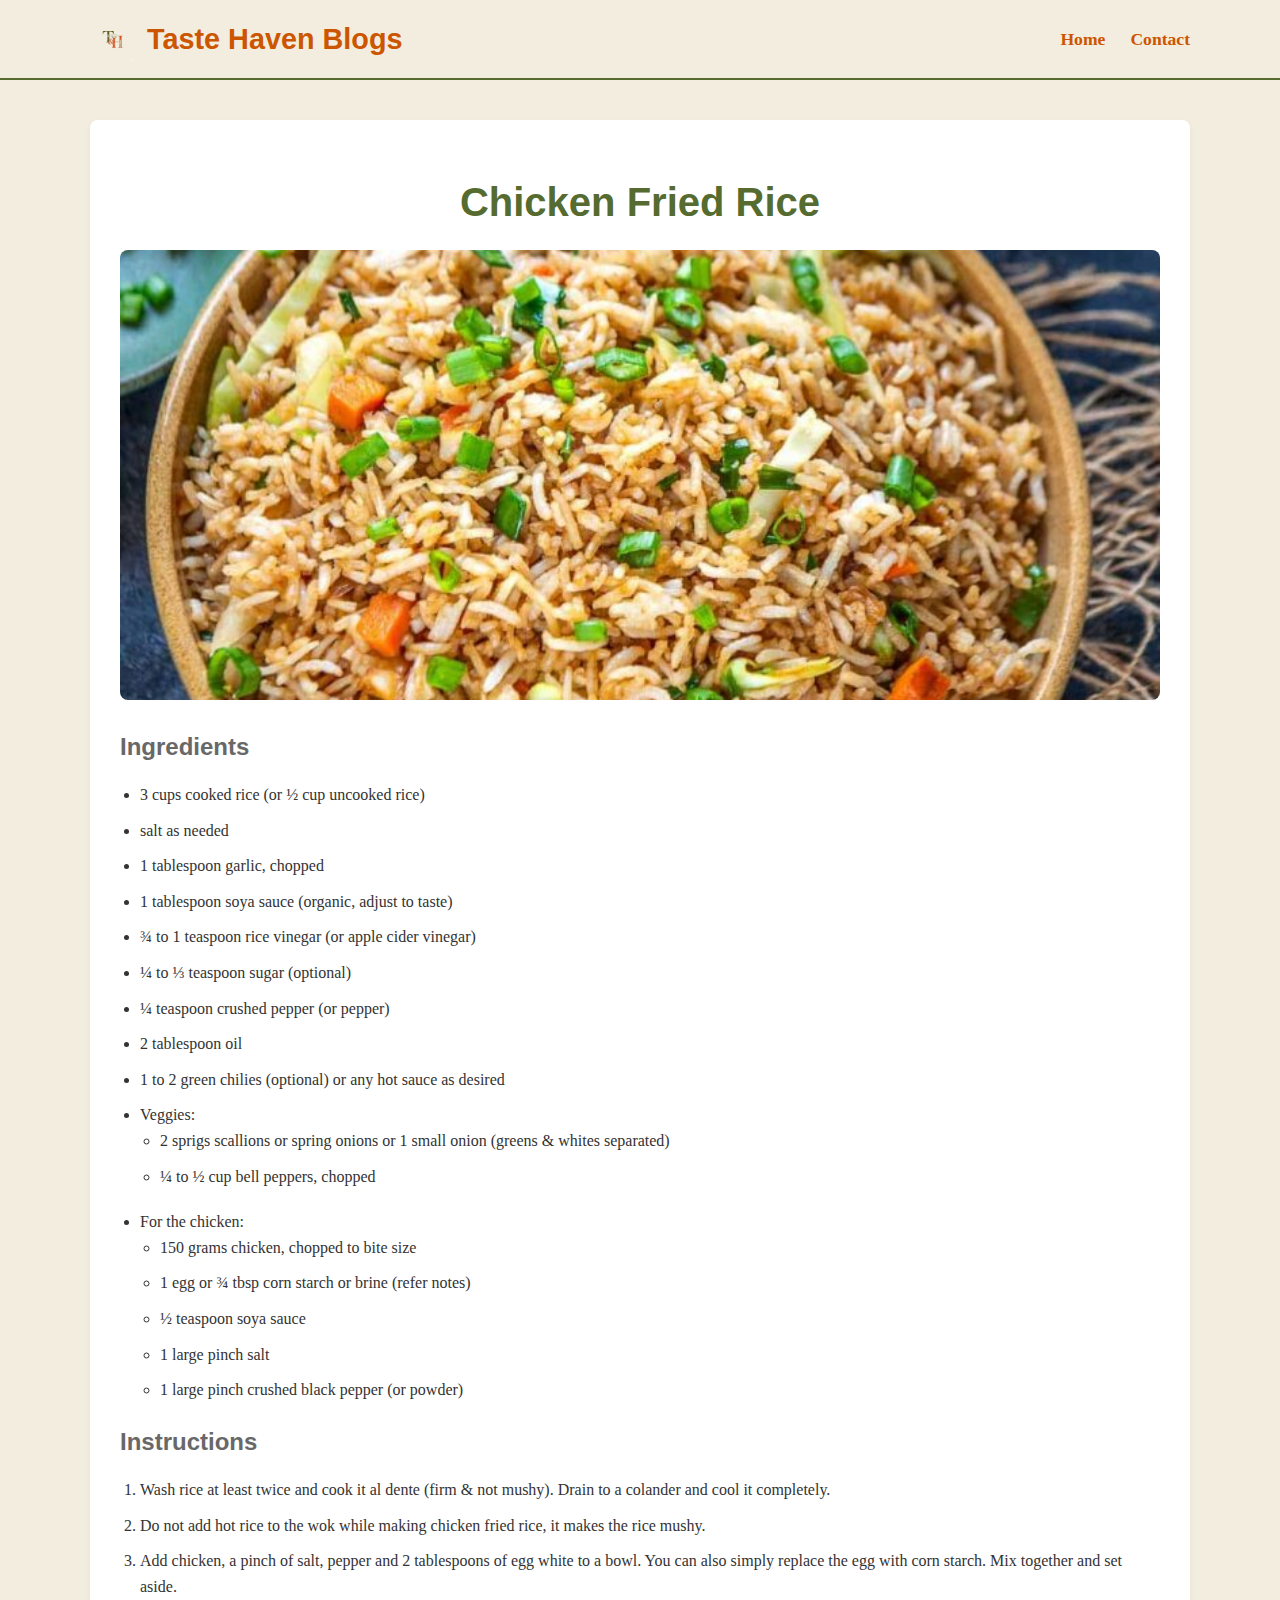
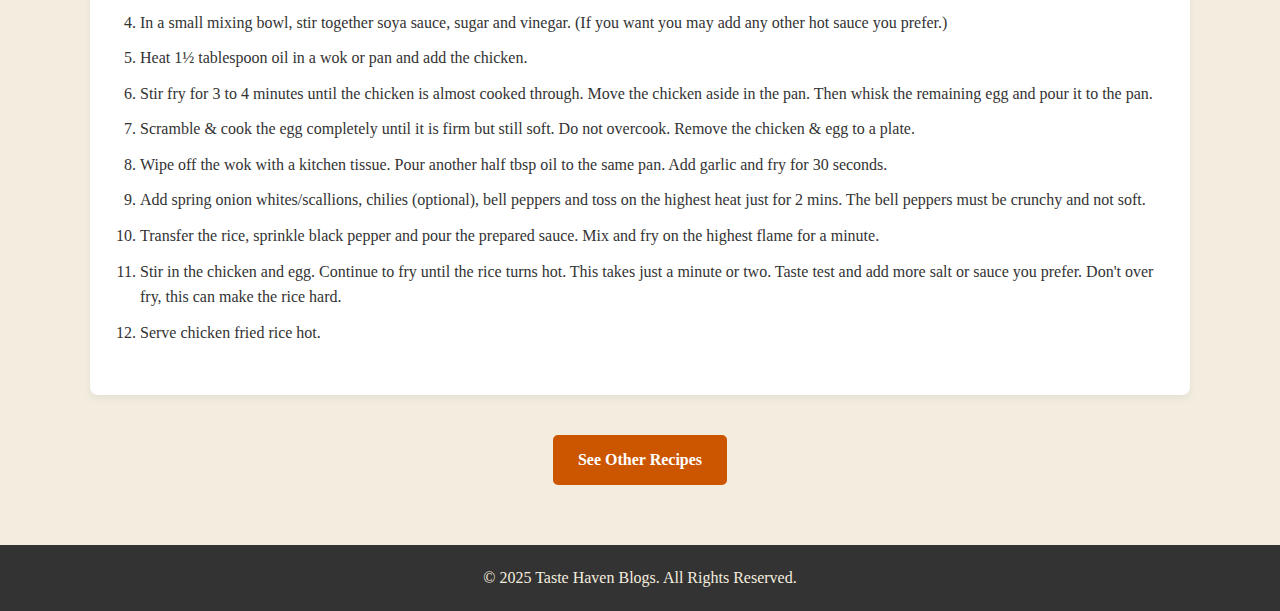
<file: recipe_pages/Chicken_Fried_rice_recipe.html>
<!DOCTYPE html>
<html lang="en">
<head>
    <meta charset="UTF-8">
    <meta name="viewport" content="width=device-width, initial-scale=1.0">
    <title>Chicken Fried Rice - Taste Haven Blogs</title>
    <link rel="stylesheet" href="..\css\style.css">
</head>
<body>

    <header class="site-header">
        <div class="header-container">
            <a href="..\index.html" class="logo">
                <img src="..\images/logo.png" alt="Taste Haven Blogs Logo">
                <span>Taste Haven Blogs</span>
            </a>
            <nav class="nav-links">
                <ul>
                    <li><a href="..\index.html">Home</a></li>
                    <li><a href="..\contact.html">Contact</a></li>
                </ul>
            </nav>
        </div>
    </header>

    <main class="container">
        
        <div class="recipe-content">
            <h1>Chicken Fried Rice</h1>

            <img src="..\images\recipe_pic\Jalojog_Special_Fried_Rice.jpg" alt="A beautiful picture of your dish">
            
            <article>
                <h3>Ingredients</h3>
                <ul>
                    <li>3 cups cooked rice (or ½ cup uncooked rice)</li>
                    <li>salt as needed</li>
                    <li>1 tablespoon garlic, chopped</li>
                    <li>1 tablespoon soya sauce (organic, adjust to taste)</li>
                    <li>¾ to 1 teaspoon rice vinegar (or apple cider vinegar)</li>
                    <li>¼ to ⅓ teaspoon sugar (optional)</li>
                    <li>¼ teaspoon crushed pepper (or pepper)</li>
                    <li>2 tablespoon oil</li>
                    <li>1 to 2 green chilies (optional) or any hot sauce as desired</li>
                    <li>
                        Veggies:
                        <ul>
                            <li>2 sprigs scallions or spring onions or 1 small onion (greens & whites separated)</li>
                            <li>¼ to ½ cup bell peppers, chopped</li>
                        </ul>
                    </li>
                    <li>
                        For the chicken:
                        <ul>
                            <li>150 grams chicken, chopped to bite size</li>
                            <li>1 egg or ¾ tbsp corn starch or brine (refer notes)</li>
                            <li>½ teaspoon soya sauce</li>
                            <li>1 large pinch salt</li>
                            <li>1 large pinch crushed black pepper (or powder)</li>
                        </ul>
                    </li>
                </ul>
                <h3>Instructions</h3>
                <ol>
                    <li>Wash rice at least twice and cook it al dente (firm & not mushy). Drain to a colander and cool it completely.</li>
                    <li>Do not add hot rice to the wok while making chicken fried rice, it makes the rice mushy.</li>
                    <li>Add chicken, a pinch of salt, pepper and 2 tablespoons of egg white to a bowl. You can also simply replace the egg with corn starch. Mix together and set aside.</li>
                    <li>In a small mixing bowl, stir together soya sauce, sugar and vinegar. (If you want you may add any other hot sauce you prefer.)</li>
                    <li>Heat 1½ tablespoon oil in a wok or pan and add the chicken.</li>
                    <li>Stir fry for 3 to 4 minutes until the chicken is almost cooked through. Move the chicken aside in the pan. Then whisk the remaining egg and pour it to the pan.</li>
                    <li>Scramble & cook the egg completely until it is firm but still soft. Do not overcook. Remove the chicken & egg to a plate.</li>
                    <li>Wipe off the wok with a kitchen tissue. Pour another half tbsp oil to the same pan. Add garlic and fry for 30 seconds.</li>
                    <li>Add spring onion whites/scallions, chilies (optional), bell peppers and toss on the highest heat just for 2 mins. The bell peppers must be crunchy and not soft.</li>
                    <li>Transfer the rice, sprinkle black pepper and pour the prepared sauce. Mix and fry on the highest flame for a minute.</li>
                    <li>Stir in the chicken and egg. Continue to fry until the rice turns hot. This takes just a minute or two. Taste test and add more salt or sauce you prefer. Don't over fry, this can make the rice hard.</li>
                    <li>Serve chicken fried rice hot.</li>
                </ol>
            </article>
        </div>

        <div class="recipe-footer">
             <a href="..\index.html#featured-dishes" class="btn">See Other Recipes</a>
        </div>

    </main>
    
    <footer class="site-footer">
        <p>&copy; 2025 Taste Haven Blogs. All Rights Reserved.</p>
    </footer>
    
</body>
</html>
</file>
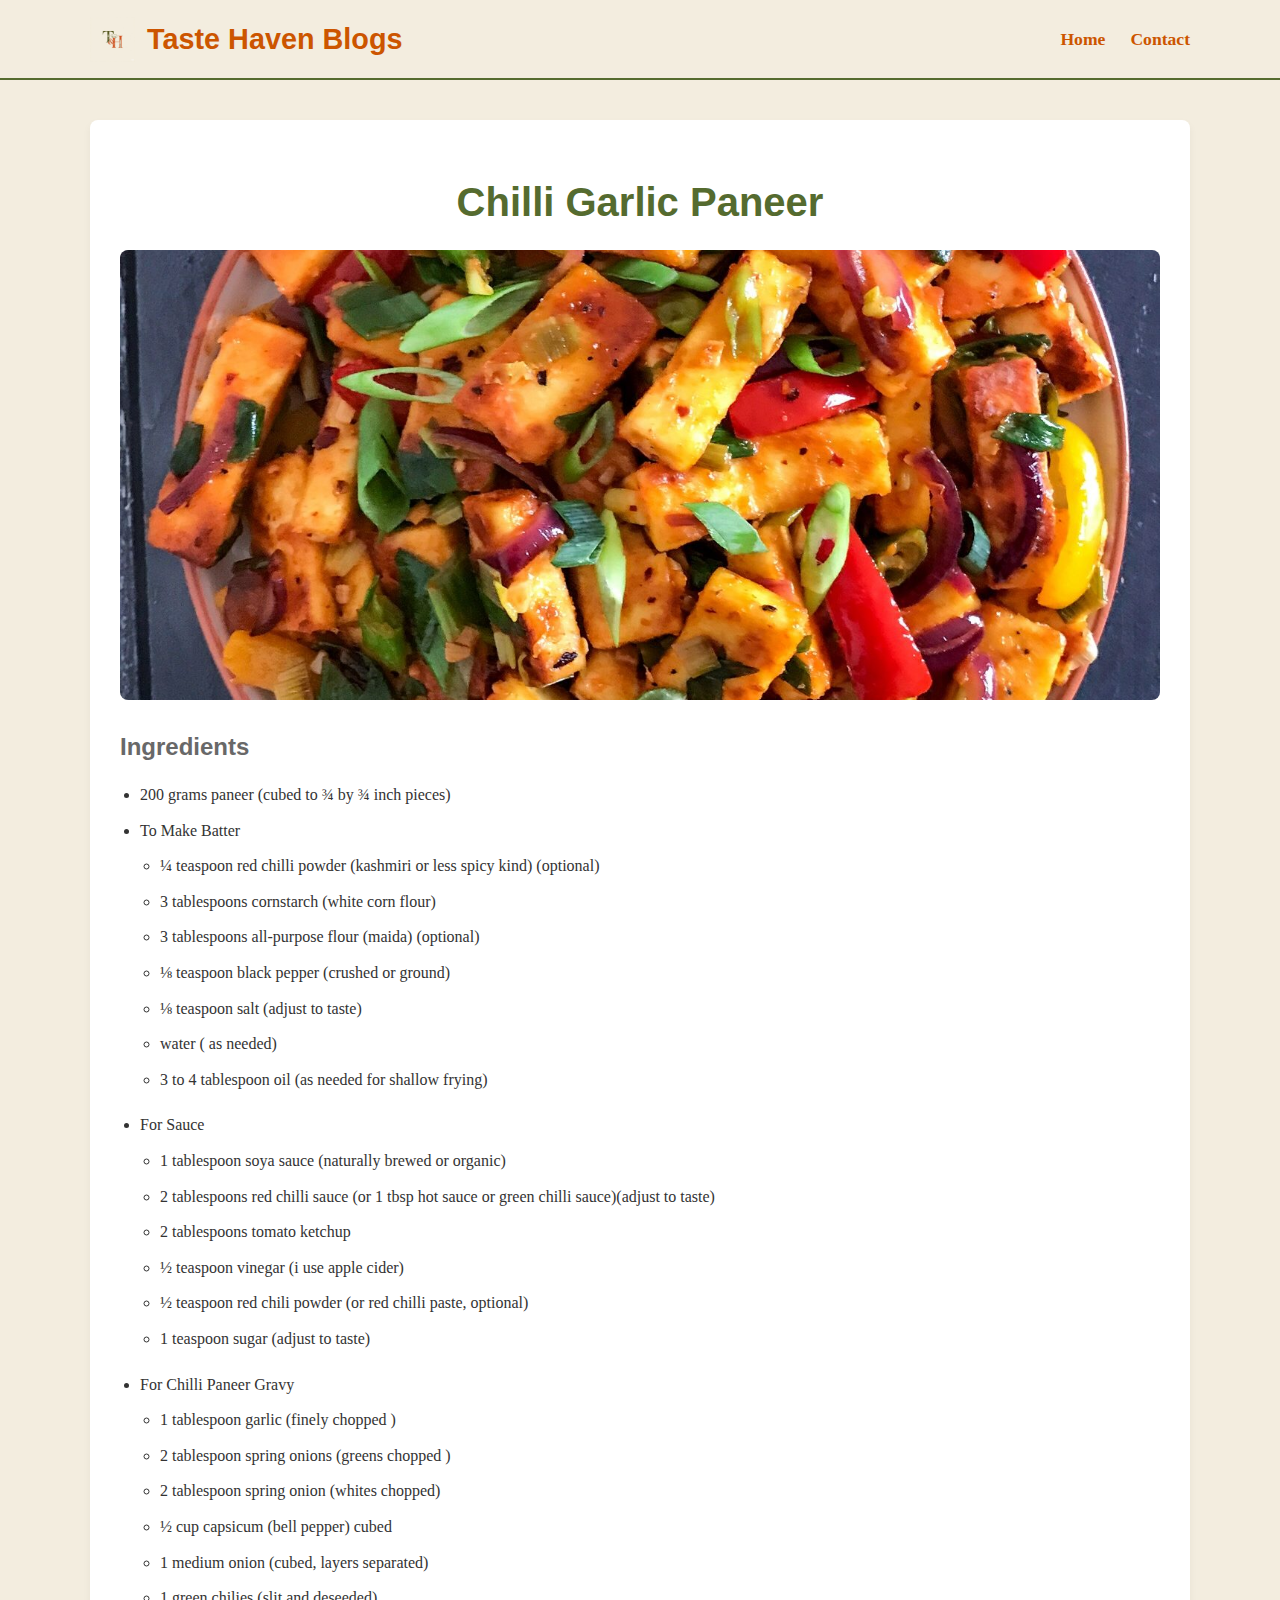
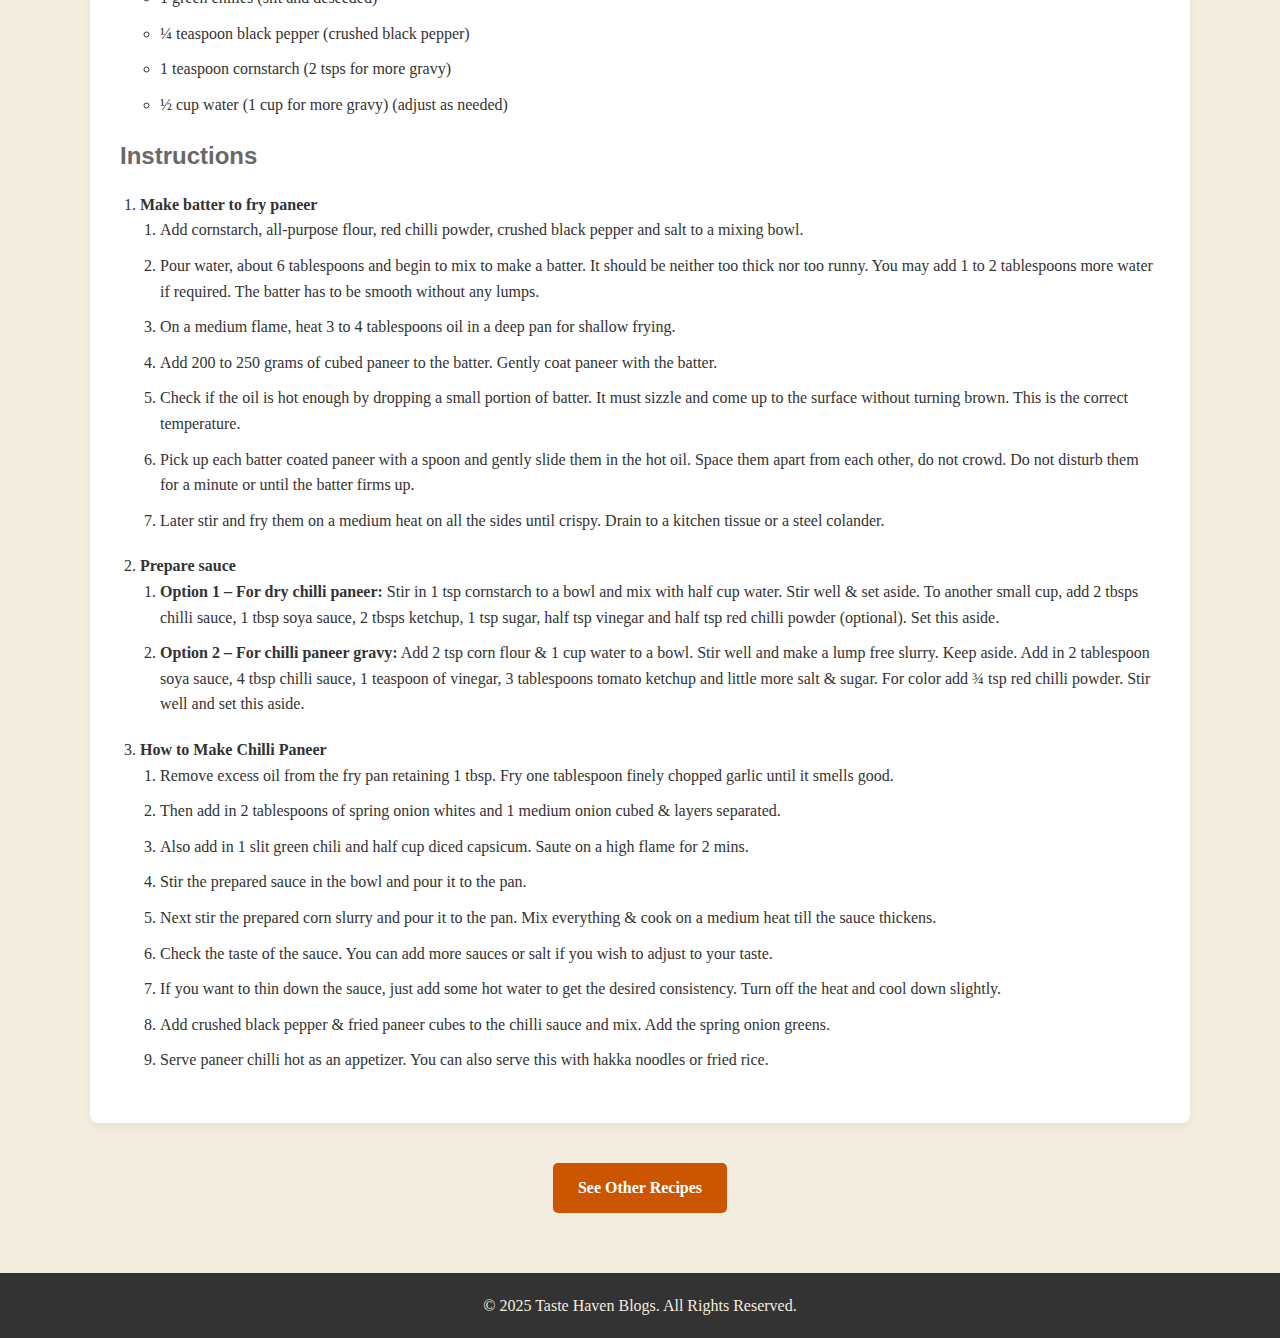
<file: recipe_pages/Chilli_Garlic_recipe.html>
<!DOCTYPE html>
<html lang="en">
<head>
    <meta charset="UTF-8">
    <meta name="viewport" content="width=device-width, initial-scale=1.0">
    <title>Chilli Garlic Paneer - Taste Haven Blogs</title>
    <link rel="stylesheet" href="..\css\style.css">
</head>
<body>

    <header class="site-header">
        <div class="header-container">
            <a href="..\index.html" class="logo">
                <img src="..\images/logo.png" alt="Taste Haven Blogs Logo">
                <span>Taste Haven Blogs</span>
            </a>
            <nav class="nav-links">
                <ul>
                    <li><a href="..\index.html">Home</a></li>
                    <li><a href="..\contact.html">Contact</a></li>
                </ul>
            </nav>
        </div>
    </header>

    <main class="container">
        
        <div class="recipe-content">
            <h1>Chilli Garlic Paneer</h1>

            <img src="..\images\recipe_pic\chilli_galric_panner.jpeg" alt="A beautiful picture of your dish">
            
            <article>
                <h3>Ingredients</h3>
                <ul>
                    <li>200 grams paneer (cubed to ¾ by ¾ inch pieces)</li>
                    <li>To Make Batter</li>
                    <ul>
                        <li>¼ teaspoon red chilli powder (kashmiri or less spicy kind) (optional)</li>
                        <li>3 tablespoons cornstarch (white corn flour)</li>
                        <li>3 tablespoons all-purpose flour (maida) (optional)</li>
                        <li>⅛ teaspoon black pepper (crushed or ground)</li>
                        <li>⅛ teaspoon salt (adjust to taste)</li>
                        <li>water ( as needed)</li>
                        <li>3 to 4 tablespoon oil (as needed for shallow frying)</li>
                    </ul>
                    <li>For Sauce</li>
                    <ul>
                        <li>1 tablespoon soya sauce (naturally brewed or organic)</li>
                        <li>2 tablespoons red chilli sauce (or 1 tbsp hot sauce or green chilli sauce)(adjust to taste)</li>
                        <li>2 tablespoons tomato ketchup</li>
                        <li>½ teaspoon vinegar (i use apple cider)</li>
                        <li>½ teaspoon red chili powder (or red chilli paste, optional)</li>
                        <li>1 teaspoon sugar (adjust to taste)</li>
                    </ul>
                    <li>For Chilli Paneer Gravy</li>
                    <ul>
                        <li>1 tablespoon garlic (finely chopped )</li>
                        <li>2 tablespoon spring onions (greens chopped )</li>
                        <li>2 tablespoon spring onion (whites chopped)</li>
                        <li>½ cup capsicum (bell pepper) cubed</li>
                        <li>1 medium onion (cubed, layers separated)</li>
                        <li>1 green chilies (slit and deseeded)</li>
                        <li>¼ teaspoon black pepper (crushed black pepper)</li>
                        <li>1 teaspoon cornstarch (2 tsps for more gravy)</li>
                        <li>½ cup water (1 cup for more gravy) (adjust as needed)</li>
                    </ul>

                    
                </ul>
                <h3>Instructions</h3>
                <ol>
                    <li>
                        <strong>Make batter to fry paneer</strong>
                        <ol>
                            <li>Add cornstarch, all-purpose flour, red chilli powder, crushed black pepper and salt to a mixing bowl.</li>
                            <li>Pour water, about 6 tablespoons and begin to mix to make a batter. It should be neither too thick nor too runny. You may add 1 to 2 tablespoons more water if required. The batter has to be smooth without any lumps.</li>
                            <li>On a medium flame, heat 3 to 4 tablespoons oil in a deep pan for shallow frying.</li>
                            <li>Add 200 to 250 grams of cubed paneer to the batter. Gently coat paneer with the batter.</li>
                            <li>Check if the oil is hot enough by dropping a small portion of batter. It must sizzle and come up to the surface without turning brown. This is the correct temperature.</li>
                            <li>Pick up each batter coated paneer with a spoon and gently slide them in the hot oil. Space them apart from each other, do not crowd. Do not disturb them for a minute or until the batter firms up.</li>
                            <li>Later stir and fry them on a medium heat on all the sides until crispy. Drain to a kitchen tissue or a steel colander.</li>
                        </ol>
                    </li>
                    <li>
                        <strong>Prepare sauce</strong>
                        <ol>
                            <li>
                                <strong>Option 1 – For dry chilli paneer:</strong> Stir in 1 tsp cornstarch to a bowl and mix with half cup water. Stir well & set aside. To another small cup, add 2 tbsps chilli sauce, 1 tbsp soya sauce, 2 tbsps ketchup, 1 tsp sugar, half tsp vinegar and half tsp red chilli powder (optional). Set this aside.
                            </li>
                            <li>
                                <strong>Option 2 – For chilli paneer gravy:</strong> Add 2 tsp corn flour & 1 cup water to a bowl. Stir well and make a lump free slurry. Keep aside. Add in 2 tablespoon soya sauce, 4 tbsp chilli sauce, 1 teaspoon of vinegar, 3 tablespoons tomato ketchup and little more salt & sugar. For color add ¾ tsp red chilli powder. Stir well and set this aside.
                            </li>
                        </ol>
                    </li>
                    <li>
                        <strong>How to Make Chilli Paneer</strong>
                        <ol>
                            <li>Remove excess oil from the fry pan retaining 1 tbsp. Fry one tablespoon finely chopped garlic until it smells good.</li>
                            <li>Then add in 2 tablespoons of spring onion whites and 1 medium onion cubed & layers separated.</li>
                            <li>Also add in 1 slit green chili and half cup diced capsicum. Saute on a high flame for 2 mins.</li>
                            <li>Stir the prepared sauce in the bowl and pour it to the pan.</li>
                            <li>Next stir the prepared corn slurry and pour it to the pan. Mix everything & cook on a medium heat till the sauce thickens.</li>
                            <li>Check the taste of the sauce. You can add more sauces or salt if you wish to adjust to your taste.</li>
                            <li>If you want to thin down the sauce, just add some hot water to get the desired consistency. Turn off the heat and cool down slightly.</li>
                            <li>Add crushed black pepper & fried paneer cubes to the chilli sauce and mix. Add the spring onion greens.</li>
                            <li>Serve paneer chilli hot as an appetizer. You can also serve this with hakka noodles or fried rice.</li>
                        </ol>
                    </li>
                </ol>
            </article>
        </div>

        <div class="recipe-footer">
             <a href="..\index.html#featured-dishes" class="btn">See Other Recipes</a>
        </div>

    </main>
    
    <footer class="site-footer">
        <p>&copy; 2025 Taste Haven Blogs. All Rights Reserved.</p>
    </footer>
    
</body>
</html>
</file>
<file: css/style.css>
/* style.css */

/* --- Color Scheme and Global Settings --- */
:root {
  --primary-brand-color: #CC5500; /* Burnt Orange */
  --accent-color: #556B2F;        /* Deep Olive Green */
  --background-cream: #f3eddf;    /* Your logo's background color */
  --text-dark-gray: #333333;      /* For main body text */
  --text-medium-gray: #686868;    /* For subheadings */
  --heading-color: #556B2F;       /* Deep Olive for headings */
  --footer-background: #333333;   /* Dark gray footer */
  --link-color: #CC5500;
  --link-hover-color: #A34400;
  --card-background: #ffffff;
}

* {
  box-sizing: border-box;
  margin: 0;
  padding: 0;
}

body {
  font-family: 'Georgia', serif;
  background-color: var(--background-cream);
  color: var(--text-dark-gray);
  line-height: 1.6;
}

.container {
  width: 90%;
  max-width: 1100px;
  margin: 0 auto;
  padding: 20px 0;
}

/* --- Header & Navigation --- */
.site-header {
  background-color: var(--background-cream);
  padding: 1rem 0;
  border-bottom: 2px solid var(--accent-color);
}

.header-container {
  display: flex;
  justify-content: space-between;
  align-items: center;
  width: 90%;
  max-width: 1100px;
  margin: 0 auto;
}

/* --- UPDATED LOGO STYLE --- */
.logo {
  display: flex;           /* Aligns items in a row */
  align-items: center;     /* Vertically centers the logo and text */
  gap: 12px;               /* Creates space between the logo and text */
  text-decoration: none;   /* Removes underline from the link */
}

.logo img {
  max-height: 45px;        /* Adjust this value as needed */
  width: auto;
}

.logo span {
  font-size: 1.8rem;
  font-weight: bold;
  color: var(--primary-brand-color);
  font-family: 'Helvetica Neue', sans-serif;
}
/* --- END OF UPDATE --- */


.nav-links ul {
  list-style: none;
  display: flex;
  gap: 25px;
}

.nav-links a {
  text-decoration: none;
  color: var(--link-color);
  font-weight: bold;
  font-size: 1.1rem;
  transition: color 0.3s ease;
}

.nav-links a:hover,
.nav-links a.active {
  color: var(--link-hover-color);
  text-decoration: underline;
}


/* --- Headings --- */
h1, h2, h3 {
  color: var(--heading-color);
  margin-bottom: 1rem;
  font-family: 'Helvetica Neue', sans-serif;
}

h1 { font-size: 2.5rem; text-align: center; margin-top: 20px; }
h2 { font-size: 2rem; border-bottom: 1px solid #ddd; padding-bottom: 10px; margin-top: 40px; }
h3 { font-size: 1.5rem; color: var(--text-medium-gray); }

/* --- Featured Dishes Section (Home Page) --- */
.featured-dishes {
  padding: 40px 0;
}

.dish-category {
  margin-bottom: 40px;
}

.dish-grid {
  display: grid;
  grid-template-columns: repeat(auto-fit, minmax(300px, 1fr));
  gap: 30px;
}

.dish-card {
  background: var(--card-background);
  border-radius: 8px;
  box-shadow: 0 4px 8px rgba(0,0,0,0.1);
  overflow: hidden;
  transition: transform 0.3s ease;
}

.dish-card:hover {
    transform: translateY(-5px);
}

.dish-card img {
  width: 100%;
  height: 220px;
  object-fit: cover;
  display: block;
}

.dish-card h4 {
  color: var(--primary-brand-color);
  padding: 15px;
  font-size: 1.2rem;
  text-align: center;
}

.dish-card a {
    text-decoration: none;
}


/* --- Recipe Page --- */
.recipe-content {
  background: var(--card-background);
  padding: 30px;
  border-radius: 8px;
  margin-top: 20px;
  box-shadow: 0 4px 8px rgba(0,0,0,0.05);
}

.recipe-content img {
  width: 100%;
  max-height: 450px;
  object-fit: cover;
  border-radius: 8px;
  margin-bottom: 20px;
}

.recipe-content ul, .recipe-content ol {
  padding-left: 20px;
  margin-bottom: 20px;
}

.recipe-content li {
  margin-bottom: 10px;
}

.btn {
    display: inline-block;
    background-color: var(--primary-brand-color);
    color: #fff;
    padding: 12px 25px;
    border-radius: 5px;
    text-decoration: none;
    font-weight: bold;
    text-align: center;
    border: none;
    cursor: pointer;
    transition: background-color 0.3s ease;
}

.btn:hover {
    background-color: var(--link-hover-color);
}

.recipe-footer {
    text-align: center;
    margin-top: 40px;
}

/* --- Contact Form --- */
.contact-form {
    max-width: 600px;
    margin: 40px auto;
    padding: 30px;
    background: var(--card-background);
    border-radius: 8px;
    box-shadow: 0 4px 8px rgba(0,0,0,0.1);
}

.form-group {
    margin-bottom: 20px;
}

.form-group label {
    display: block;
    margin-bottom: 5px;
    font-weight: bold;
    color: var(--text-medium-gray);
}

.form-group input,
.form-group textarea {
    width: 100%;
    padding: 10px;
    border: 1px solid #ccc;
    border-radius: 5px;
    font-size: 1rem;
    font-family: 'Georgia', serif;
}

.form-group textarea {
    resize: vertical;
    min-height: 150px;
}


/* --- Footer --- */
.site-footer {
  background-color: var(--footer-background);
  color: var(--background-cream);
  text-align: center;
  padding: 20px 0;
  margin-top: 40px;
}
</file>
